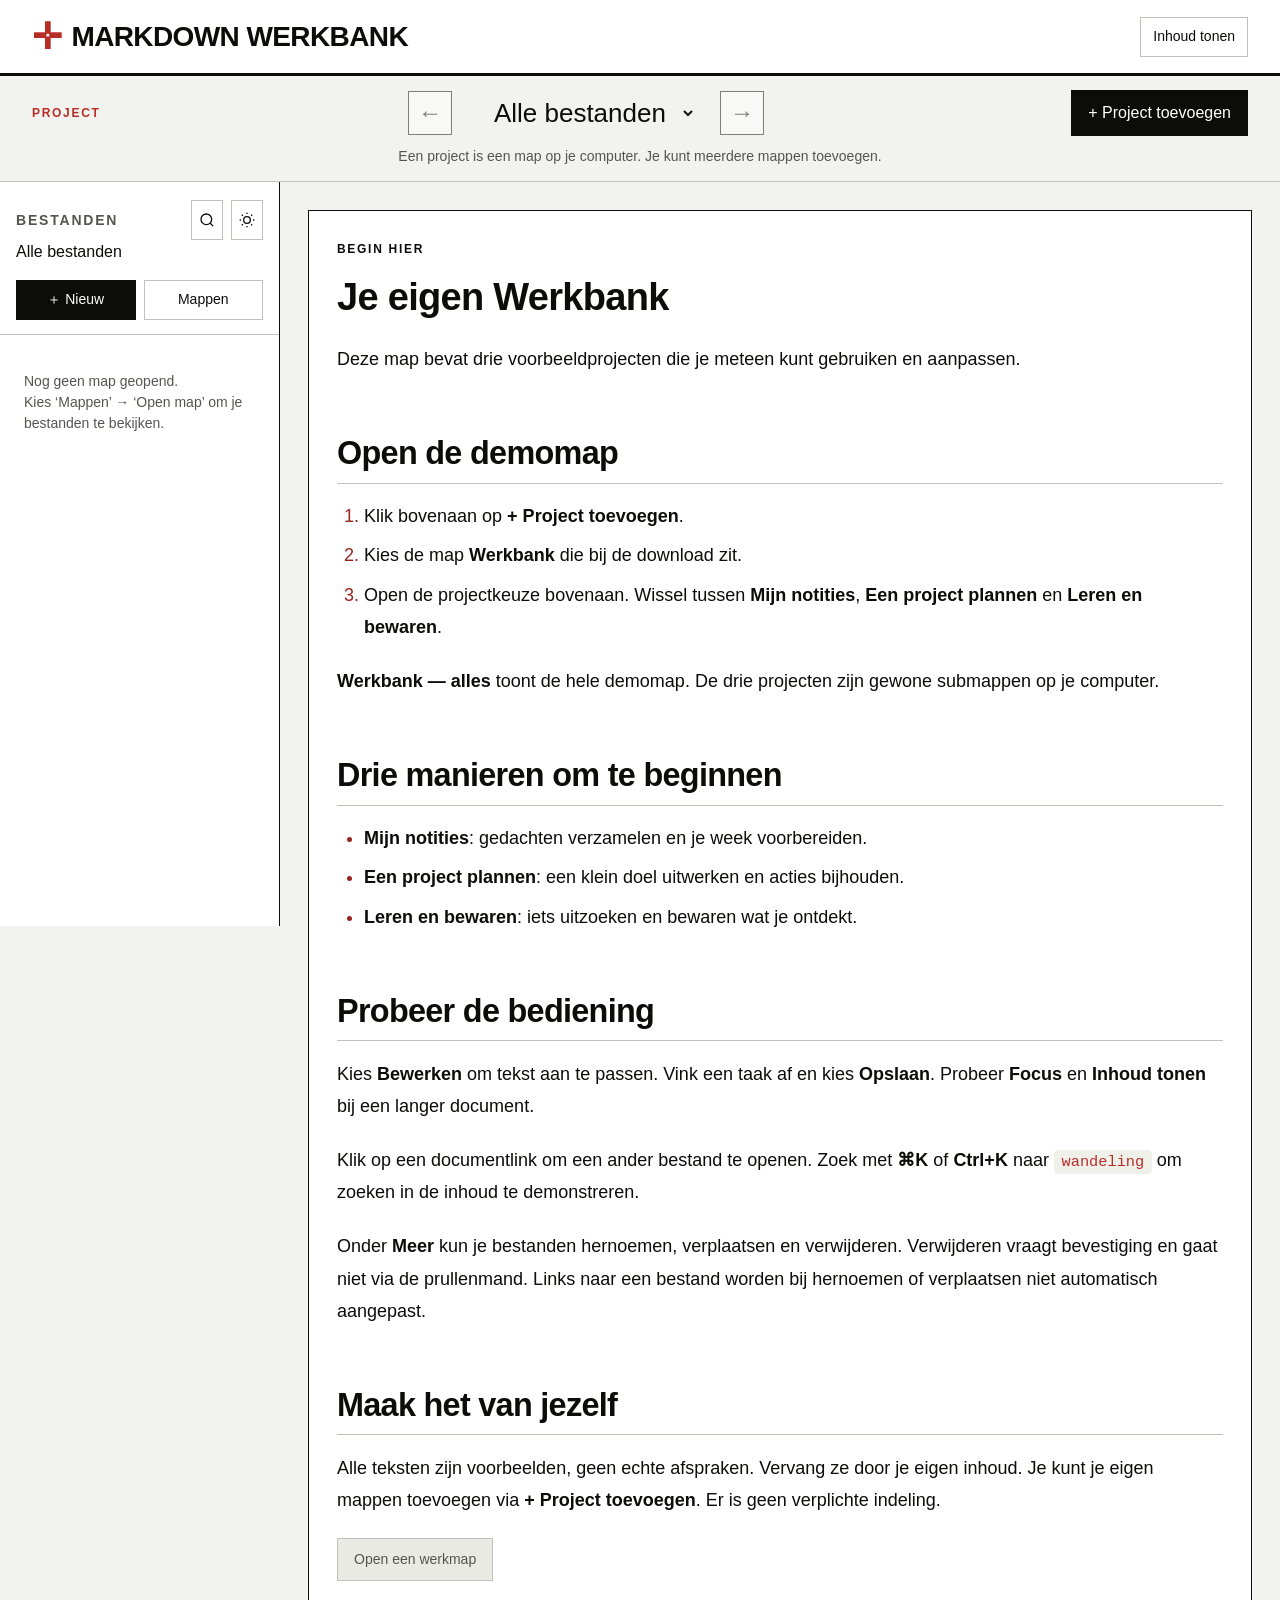
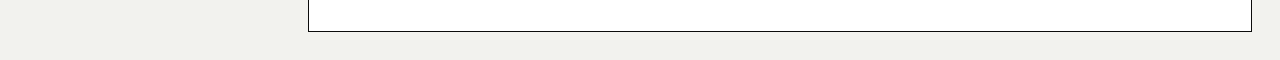
<file: index.html>
<!DOCTYPE html>
<html lang="nl" data-theme="light">
<head>
    <meta charset="UTF-8">
    <meta name="viewport" content="width=device-width, initial-scale=1.0">
    <meta http-equiv="Content-Security-Policy" content="default-src 'self' file:; script-src 'self' file: 'unsafe-inline'; style-src 'self' file: 'unsafe-inline'; img-src 'self' file: data: blob: https: http:; connect-src 'none'; frame-src https://www.youtube-nocookie.com; object-src 'none'; base-uri 'none'">
<title>Markdown Werkbank</title>
    <script src="projects.js"></script>
    <script src="ignore-rules.js"></script>
    <script src="vendor/marked.min.js"></script>
    <script src="internal-links.js"></script>
    <link rel="stylesheet" href="internal-links.css">
    <script src="vendor/purify.min.js"></script>
    <script src="vendor/turndown.js"></script>
    <script src="vendor/turndown-plugin-gfm.js"></script>
    <style>
        /* Dark theme (default) */
        :root {
            --bg-primary: #1a1a1e;
            --bg-secondary: #232328;
            --bg-tertiary: #2d2d33;
            --text-primary: #e8e6e3;
            --text-secondary: #9a9a9a;
            --text-muted: #6b6b6b;
            --accent: #f0a05a;
            --accent-dim: #c47d3a;
            --border: #3a3a42;
            --code-bg: #1e1e22;
            --link: #7eb8da;
        }

        /* Light theme */
        [data-theme="light"] {
            --bg-primary: #f8f7f4;
            --bg-secondary: #ffffff;
            --bg-tertiary: #f0efe9;
            --text-primary: #2d2d2d;
            --text-secondary: #5a5a5a;
            --text-muted: #8a8a8a;
            --accent: #d4782c;
            --accent-dim: #b86420;
            --border: #e0ded8;
            --code-bg: #f5f4f0;
            --link: #2678a0;
        }

        * {
            margin: 0;
            padding: 0;
            box-sizing: border-box;
        }

        body {
            font-family: Georgia, 'Times New Roman', serif;
            background: var(--bg-primary);
            color: var(--text-primary);
            min-height: 100vh;
            line-height: 1.7;
            font-size: 18px;
        }

        .app {
            display: grid;
            grid-template-columns: var(--sidebar-width, 280px) 1fr;
            min-height: 100vh;
        }

        /* Sidebar */
        .sidebar {
            background: var(--bg-secondary);
            border-right: 1px solid var(--border);
            display: flex;
            flex-direction: column;
            height: 100vh;
            position: sticky;
            top: 0;
            min-width: 200px;
            max-width: 500px;
        }

        .sidebar-wrapper {
            position: relative;
            display: flex;
            flex-direction: column;
            height: 100%;
        }

        .sidebar-resize {
            position: absolute;
            right: 0;
            top: 0;
            width: 4px;
            height: 100%;
            cursor: col-resize;
            background: transparent;
            z-index: 10;
            transition: background 0.15s ease;
        }

        .sidebar-resize:hover,
        .sidebar-resize.dragging {
            background: var(--accent);
        }

        .sidebar-resize::after {
            content: '';
            position: absolute;
            right: -4px;
            top: 0;
            width: 8px;
            height: 100%;
        }

        body.resizing {
            cursor: col-resize;
            user-select: none;
        }

        body.resizing * {
            cursor: col-resize !important;
        }

        .sidebar-header {
            padding: 24px 20px;
            border-bottom: 1px solid var(--border);
        }

        .sidebar-header-top {
            display: flex;
            justify-content: space-between;
            align-items: center;
        }

        .sidebar-header h1 {
            font-size: 14px;
            font-weight: 500;
            letter-spacing: 0.1em;
            text-transform: uppercase;
            color: var(--text-secondary);
            font-family: ui-monospace, SFMono-Regular, Menlo, Monaco, Consolas, monospace;
        }

        .header-buttons {
            display: flex;
            gap: 8px;
        }

        .header-btn {
            width: 32px;
            height: 32px;
            background: var(--bg-tertiary);
            border: 1px solid var(--border);
            border-radius: 6px;
            cursor: pointer;
            display: flex;
            align-items: center;
            justify-content: center;
            color: var(--text-secondary);
            transition: all 0.2s ease;
        }

        .header-btn:hover {
            border-color: var(--accent);
            color: var(--accent);
        }

        .header-btn svg {
            width: 16px;
            height: 16px;
        }

        .theme-toggle .sun-icon {
            display: none;
        }

        .theme-toggle .moon-icon {
            display: block;
        }

        [data-theme="light"] .theme-toggle .sun-icon {
            display: block;
        }

        [data-theme="light"] .theme-toggle .moon-icon {
            display: none;
        }

        .folder-btn {
            margin-top: 16px;
            width: 100%;
            padding: 12px 16px;
            background: var(--bg-tertiary);
            border: 1px dashed var(--border);
            color: var(--text-secondary);
            font-family: 'JetBrains Mono', monospace;
            font-size: 12px;
            cursor: pointer;
            border-radius: 6px;
            transition: all 0.2s ease;
            display: flex;
            align-items: center;
            gap: 8px;
        }

        .folder-btn:hover {
            border-color: var(--accent);
            color: var(--accent);
            background: rgba(240, 160, 90, 0.05);
        }

        .folder-btn svg {
            width: 16px;
            height: 16px;
        }

        .new-file-btn {
            width: 100%;
            margin-top: 10px;
            padding: 11px 16px;
            border: 1px solid var(--accent);
            border-radius: 6px;
            background: var(--accent);
            color: #1a1a1e;
            font-family: 'JetBrains Mono', monospace;
            font-size: 12px;
            font-weight: 500;
            cursor: pointer;
            display: flex;
            align-items: center;
            justify-content: center;
            gap: 8px;
            transition: opacity 0.2s ease, transform 0.2s ease;
        }

        .new-file-btn:hover:not(:disabled) {
            transform: translateY(-1px);
        }

        .new-file-btn:disabled {
            opacity: 0.35;
            cursor: not-allowed;
        }

        .new-file-btn svg {
            width: 16px;
            height: 16px;
        }

        .folder-actions {
            display: flex;
            gap: 8px;
            margin-top: 16px;
        }

        .folder-actions .folder-btn {
            margin-top: 0;
        }

        .refresh-btn {
            width: 44px;
            flex-shrink: 0;
            padding: 12px;
            background: var(--bg-tertiary);
            border: 1px solid var(--border);
            color: var(--text-secondary);
            cursor: pointer;
            border-radius: 6px;
            transition: all 0.2s ease;
            display: flex;
            align-items: center;
            justify-content: center;
        }

        .refresh-btn:hover {
            border-color: var(--accent);
            color: var(--accent);
            background: rgba(240, 160, 90, 0.05);
        }

        .refresh-btn:disabled {
            opacity: 0.4;
            cursor: not-allowed;
        }

        .refresh-btn:disabled:hover {
            border-color: var(--border);
            color: var(--text-secondary);
            background: var(--bg-tertiary);
        }

        .refresh-btn svg {
            width: 16px;
            height: 16px;
        }

        .refresh-btn.spinning svg {
            animation: spin 0.8s linear infinite;
        }

        .folder-list {
            display: flex;
            flex-wrap: wrap;
            gap: 8px;
            margin-top: 14px;
        }

        .folder-tag {
            position: relative;
            display: flex;
            align-items: center;
            gap: 6px;
            padding: 6px 12px;
            background: linear-gradient(135deg, var(--bg-tertiary) 0%, rgba(240, 160, 90, 0.08) 100%);
            border: 1px solid var(--border);
            border-radius: 6px;
            font-size: 12px;
            color: var(--text-primary);
            transition: all 0.2s ease;
            margin-top: 4px;
        }

        .folder-tag:hover {
            border-color: var(--accent);
            background: linear-gradient(135deg, var(--bg-tertiary) 0%, rgba(240, 160, 90, 0.15) 100%);
            box-shadow: 0 2px 8px rgba(240, 160, 90, 0.15);
        }

        .folder-tag::before {
            content: '📁';
            font-size: 11px;
        }

        .folder-tag-name {
            max-width: 140px;
            overflow: hidden;
            text-overflow: ellipsis;
            white-space: nowrap;
            font-weight: 500;
        }

        .folder-tag-remove {
            background: none;
            border: none;
            color: var(--text-muted);
            cursor: pointer;
            padding: 2px;
            font-size: 16px;
            line-height: 1;
            opacity: 0;
            transition: all 0.2s ease;
            border-radius: 50%;
            width: 18px;
            height: 18px;
            display: flex;
            align-items: center;
            justify-content: center;
            margin-left: auto;
            margin-right: -4px;
        }

        .folder-tag:hover .folder-tag-remove {
            opacity: 1;
        }

        .folder-tag-remove:hover {
            background: rgba(255, 100, 100, 0.2);
            color: #ff6b6b;
        }

        .current-folder {
            margin-top: 12px;
            font-size: 11px;
            color: var(--text-muted);
            font-family: 'JetBrains Mono', monospace;
            word-break: break-all;
        }

        .file-list {
            flex: 1;
            overflow-y: auto;
            padding: 12px 0;
        }

        .sidebar-footer {
            padding: 12px 20px;
            border-top: 1px solid var(--border);
            background: var(--bg-secondary);
        }

        .clear-db-btn {
            width: 100%;
            padding: 10px 16px;
            background: var(--bg-tertiary);
            border: 1px solid var(--border);
            color: var(--text-secondary);
            font-family: 'JetBrains Mono', monospace;
            font-size: 12px;
            cursor: pointer;
            border-radius: 6px;
            transition: all 0.2s ease;
            display: flex;
            align-items: center;
            justify-content: center;
            gap: 8px;
        }

        .clear-db-btn:hover {
            border-color: var(--danger);
            color: var(--danger);
            background: rgba(220, 53, 69, 0.1);
        }

        .clear-db-btn svg {
            width: 14px;
            height: 14px;
        }

        .file-item {
            padding: 10px 20px;
            cursor: pointer;
            display: flex;
            align-items: center;
            gap: 10px;
            transition: all 0.15s ease;
            font-family: 'JetBrains Mono', monospace;
            font-size: 13px;
            color: var(--text-secondary);
        }

        .file-item:hover {
            background: var(--bg-tertiary);
            color: var(--text-primary);
        }

        .file-item.active {
            background: var(--bg-tertiary);
            color: var(--accent);
            border-left: 2px solid var(--accent);
        }

        .file-item svg {
            width: 14px;
            height: 14px;
            opacity: 0.6;
            flex-shrink: 0;
        }

        .file-item.active svg {
            opacity: 1;
        }

        .file-item .match-preview {
            display: block;
            font-size: 11px;
            color: var(--text-muted);
            margin-top: 4px;
            white-space: nowrap;
            overflow: hidden;
            text-overflow: ellipsis;
            max-width: 200px;
        }

        .file-item .match-preview mark {
            background: rgba(240, 160, 90, 0.3);
            color: var(--accent);
            padding: 0 2px;
            border-radius: 2px;
        }

        .file-item.has-match {
            flex-direction: column;
            align-items: flex-start;
        }

        .file-item.has-match .file-name-row {
            display: flex;
            align-items: center;
            gap: 10px;
        }

        /* Folder tree styles */
        .folder-tree {
            padding: 8px 0;
        }

        .tree-folder {
            user-select: none;
        }

        .tree-folder-header {
            padding: 8px 20px;
            cursor: pointer;
            display: flex;
            align-items: center;
            gap: 8px;
            font-family: 'JetBrains Mono', monospace;
            font-size: 13px;
            color: var(--text-secondary);
            transition: all 0.15s ease;
        }

        .tree-folder-header:hover {
            background: var(--bg-tertiary);
            color: var(--text-primary);
        }

        .tree-folder-header svg {
            width: 14px;
            height: 14px;
            flex-shrink: 0;
            opacity: 0.6;
        }

        .tree-folder-header .chevron {
            width: 12px;
            height: 12px;
            transition: transform 0.2s ease;
            opacity: 0.5;
        }

        .tree-folder-header.expanded .chevron {
            transform: rotate(90deg);
        }

        .tree-folder-header .folder-icon {
            color: var(--accent-dim);
        }

        .tree-folder-contents {
            display: none;
            padding-left: 12px;
        }

        .tree-folder-contents.expanded {
            display: block;
        }

        .tree-file {
            padding: 8px 20px;
            cursor: pointer;
            display: flex;
            align-items: center;
            gap: 8px;
            font-family: 'JetBrains Mono', monospace;
            font-size: 13px;
            color: var(--text-secondary);
            transition: all 0.15s ease;
        }

        .tree-file:hover {
            background: var(--bg-tertiary);
            color: var(--text-primary);
        }

        .tree-file.active {
            background: var(--bg-tertiary);
            color: var(--accent);
            border-left: 2px solid var(--accent);
        }

        .tree-file svg {
            width: 14px;
            height: 14px;
            flex-shrink: 0;
            opacity: 0.6;
        }

        .tree-file.active svg {
            opacity: 1;
        }

        .tree-file .file-name {
            overflow: hidden;
            text-overflow: ellipsis;
            white-space: nowrap;
        }

        .highlight {
            background: rgba(240, 160, 90, 0.3);
            color: var(--accent);
            padding: 0 2px;
            border-radius: 2px;
        }

        .empty-state {
            padding: 20px;
            text-align: center;
            color: var(--text-muted);
            font-size: 13px;
        }

        /* Main content */
        .main {
            display: flex;
            flex-direction: column;
            min-height: 100vh;
        }

        .content {
            flex: 1;
            max-width: 780px;
            margin: 0 auto;
            padding: 60px 40px;
            width: 100%;
        }

        .content.editing {
            max-width: 100%;
            padding: 60px 24px;
        }

        .welcome {
            display: flex;
            flex-direction: column;
            align-items: center;
            justify-content: center;
            min-height: 60vh;
            text-align: center;
            color: var(--text-muted);
        }

        .welcome svg {
            width: 64px;
            height: 64px;
            margin-bottom: 24px;
            opacity: 0.3;
        }

        .welcome p {
            font-size: 16px;
            max-width: 320px;
            line-height: 1.6;
        }

        /* Markdown styles */
        .markdown-content {
            animation: fadeIn 0.3s ease;
        }

        @keyframes fadeIn {
            from { opacity: 0; transform: translateY(8px); }
            to { opacity: 1; transform: translateY(0); }
        }

        .markdown-content h1 {
            font-size: 2.4em;
            font-weight: 600;
            margin-bottom: 0.6em;
            color: var(--text-primary);
            letter-spacing: -0.02em;
        }

        .markdown-content h2 {
            font-size: 1.8em;
            font-weight: 600;
            margin-top: 1.8em;
            margin-bottom: 0.5em;
            color: var(--text-primary);
            padding-bottom: 0.3em;
            border-bottom: 1px solid var(--border);
        }

        .markdown-content h3 {
            font-size: 1.4em;
            font-weight: 600;
            margin-top: 1.5em;
            margin-bottom: 0.4em;
            color: var(--text-primary);
        }

        .markdown-content h4, .markdown-content h5, .markdown-content h6 {
            font-size: 1.1em;
            font-weight: 600;
            margin-top: 1.3em;
            margin-bottom: 0.4em;
            color: var(--text-secondary);
        }

        .markdown-content p {
            margin-bottom: 1.2em;
            color: var(--text-primary);
        }

        .markdown-content a {
            color: var(--link);
            text-decoration: none;
            border-bottom: 1px solid transparent;
            transition: border-color 0.2s;
        }

        .markdown-content a:hover {
            border-bottom-color: var(--link);
        }

        .markdown-content strong {
            font-weight: 600;
            color: var(--text-primary);
        }

        .markdown-content em {
            font-style: italic;
        }

        .markdown-content ul, .markdown-content ol {
            margin-bottom: 1.2em;
            padding-left: 1.5em;
        }

        .markdown-content li {
            margin-bottom: 0.4em;
        }

        .markdown-content li::marker {
            color: var(--accent-dim);
        }

        .markdown-content blockquote {
            margin: 1.5em 0;
            padding: 1em 1.5em;
            border-left: 3px solid var(--accent);
            background: var(--bg-secondary);
            border-radius: 0 6px 6px 0;
            font-style: italic;
        }

        .markdown-content blockquote p:last-child {
            margin-bottom: 0;
        }

        .markdown-content code {
            font-family: 'JetBrains Mono', monospace;
            font-size: 0.85em;
            background: var(--code-bg);
            padding: 0.2em 0.5em;
            border-radius: 4px;
            color: var(--accent);
        }

        .markdown-content pre {
            margin: 1.5em 0;
            padding: 1.2em 1.5em;
            background: var(--code-bg);
            border-radius: 8px;
            overflow-x: auto;
            border: 1px solid var(--border);
        }

        .markdown-content pre code {
            background: none;
            padding: 0;
            font-size: 0.9em;
            color: var(--text-primary);
        }

        .markdown-content hr {
            margin: 2em 0;
            border: none;
            border-top: 1px solid var(--border);
        }

        .markdown-content table {
            width: 100%;
            margin: 1.5em 0;
            border-collapse: collapse;
            font-size: 0.95em;
        }

        .markdown-content th, .markdown-content td {
            padding: 0.75em 1em;
            border: 1px solid var(--border);
            text-align: left;
        }

        .markdown-content th {
            background: var(--bg-secondary);
            font-weight: 600;
        }

        .markdown-content img {
            max-width: 100%;
            height: auto;
            border-radius: 8px;
            margin: 1em 0;
        }

        /* Frontmatter styles */
        .frontmatter-details {
            margin-bottom: 32px;
            border: 1px solid var(--border);
            border-radius: 8px;
            overflow: hidden;
        }

        .frontmatter-summary {
            padding: 10px 20px;
            background: var(--bg-secondary);
            color: var(--text-secondary);
            font-family: 'JetBrains Mono', monospace;
            font-size: 12px;
            font-weight: 500;
            cursor: pointer;
            user-select: none;
            list-style: none;
        }

        .frontmatter-summary::-webkit-details-marker {
            display: none;
        }

        .frontmatter-summary::before {
            content: '▶';
            display: inline-block;
            margin-right: 8px;
            font-size: 10px;
            transition: transform 0.2s ease;
        }

        .frontmatter-details[open] > .frontmatter-summary::before {
            transform: rotate(90deg);
        }

        .frontmatter {
            background: var(--bg-secondary);
            padding: 16px 20px;
            font-family: 'JetBrains Mono', monospace;
            font-size: 13px;
        }

        .frontmatter-row {
            display: flex;
            padding: 6px 0;
            border-bottom: 1px solid var(--border);
        }

        .frontmatter-row:last-child {
            border-bottom: none;
        }

        .frontmatter-key {
            color: var(--accent);
            min-width: 120px;
            flex-shrink: 0;
            font-weight: 500;
        }

        .frontmatter-value {
            color: var(--text-primary);
            word-break: break-word;
        }

        .frontmatter-value a {
            color: var(--link);
            text-decoration: none;
        }

        .frontmatter-value a:hover {
            text-decoration: underline;
        }

        .frontmatter-tag {
            display: inline-block;
            background: var(--bg-tertiary);
            color: var(--text-secondary);
            padding: 2px 8px;
            border-radius: 4px;
            margin-right: 6px;
            margin-bottom: 4px;
            font-size: 12px;
        }

        /* Wiki-links */
        .wikilink {
            color: var(--accent);
            text-decoration: none;
            cursor: pointer;
            border-bottom: 1px dashed var(--accent-dim);
            padding-bottom: 1px;
            transition: all 0.15s ease;
        }

        .wikilink:hover {
            color: var(--link);
            border-bottom-color: var(--link);
            border-bottom-style: solid;
        }

        .wikilink.broken {
            color: var(--text-muted);
            border-bottom-color: var(--text-muted);
            border-bottom-style: dotted;
        }

        .wikilink.broken:hover {
            color: var(--text-secondary);
            border-bottom-color: var(--text-secondary);
        }

        /* Backlinks section */
        .backlinks-section {
            margin-top: 48px;
            padding-top: 24px;
            border-top: 1px solid var(--border);
        }

        .backlinks-header {
            display: flex;
            align-items: center;
            gap: 8px;
            font-family: 'JetBrains Mono', monospace;
            font-size: 12px;
            font-weight: 500;
            letter-spacing: 0.05em;
            text-transform: uppercase;
            color: var(--text-secondary);
            margin-bottom: 12px;
        }

        .backlinks-header svg {
            width: 14px;
            height: 14px;
            color: var(--accent);
        }

        .backlinks-count {
            background: var(--bg-tertiary);
            color: var(--text-muted);
            padding: 1px 7px;
            border-radius: 10px;
            font-size: 11px;
            font-weight: 500;
        }

        .backlinks-list {
            display: flex;
            flex-direction: column;
            gap: 6px;
        }

        .backlink-item {
            display: flex;
            align-items: flex-start;
            gap: 10px;
            padding: 10px 14px;
            background: var(--bg-secondary);
            border: 1px solid var(--border);
            border-radius: 6px;
            cursor: pointer;
            transition: all 0.15s ease;
            text-decoration: none;
        }

        .backlink-item:hover {
            border-color: var(--accent);
            background: rgba(240, 160, 90, 0.05);
        }

        .backlink-item svg {
            width: 14px;
            height: 14px;
            margin-top: 2px;
            flex-shrink: 0;
            color: var(--text-muted);
        }

        .backlink-item:hover svg {
            color: var(--accent);
        }

        .backlink-info {
            display: flex;
            flex-direction: column;
            gap: 2px;
            min-width: 0;
        }

        .backlink-name {
            font-family: 'JetBrains Mono', monospace;
            font-size: 13px;
            font-weight: 500;
            color: var(--accent);
        }

        .backlink-preview {
            font-size: 14px;
            color: var(--text-muted);
            overflow: hidden;
            text-overflow: ellipsis;
            white-space: nowrap;
            max-width: 500px;
        }

        .backlinks-empty {
            font-size: 13px;
            color: var(--text-muted);
            font-style: italic;
            padding: 4px 0;
        }

        /* Scrollbar */
        ::-webkit-scrollbar {
            width: 8px;
            height: 8px;
        }

        ::-webkit-scrollbar-track {
            background: var(--bg-primary);
        }

        ::-webkit-scrollbar-thumb {
            background: var(--border);
            border-radius: 4px;
        }

        ::-webkit-scrollbar-thumb:hover {
            background: var(--text-muted);
        }

        /* Responsive */
        @media (max-width: 768px) {
            .app {
                grid-template-columns: 1fr;
            }

            .sidebar {
                position: fixed;
                left: -280px;
                width: 280px !important;
                min-width: 280px;
                max-width: 280px;
                z-index: 100;
                transition: left 0.3s ease;
            }

            .sidebar.open {
                left: 0;
            }

            .sidebar-resize {
                display: none;
            }

            .mobile-toggle {
                display: flex;
            }

            .content {
                padding: 40px 24px;
            }
        }

        .mobile-toggle {
            display: none;
            position: fixed;
            top: 16px;
            left: 16px;
            z-index: 50;
            width: 40px;
            height: 40px;
            background: var(--bg-secondary);
            border: 1px solid var(--border);
            border-radius: 8px;
            align-items: center;
            justify-content: center;
            cursor: pointer;
            color: var(--text-secondary);
        }

        @media (max-width: 768px) {
            .mobile-toggle {
                display: flex;
            }
        }

        .overlay {
            display: none;
            position: fixed;
            inset: 0;
            background: rgba(0,0,0,0.5);
            z-index: 90;
        }

        .overlay.visible {
            display: block;
        }

        /* Search Palette */
        .search-palette-overlay {
            display: none;
            position: fixed;
            inset: 0;
            background: rgba(0, 0, 0, 0.6);
            backdrop-filter: blur(4px);
            z-index: 1000;
            align-items: flex-start;
            justify-content: center;
            padding-top: 15vh;
        }

        .search-palette-overlay.visible {
            display: flex;
        }

        .search-palette {
            width: 100%;
            max-width: 600px;
            background: var(--bg-secondary);
            border: 1px solid var(--border);
            border-radius: 12px;
            box-shadow: 0 20px 60px rgba(0, 0, 0, 0.4);
            overflow: hidden;
            animation: paletteSlideIn 0.15s ease-out;
        }

        @keyframes paletteSlideIn {
            from {
                opacity: 0;
                transform: translateY(-20px) scale(0.98);
            }
            to {
                opacity: 1;
                transform: translateY(0) scale(1);
            }
        }

        .search-palette-input-wrapper {
            display: flex;
            align-items: center;
            padding: 16px 20px;
            border-bottom: 1px solid var(--border);
            gap: 12px;
        }

        .search-palette-input-wrapper svg {
            width: 20px;
            height: 20px;
            color: var(--text-muted);
            flex-shrink: 0;
        }

        .search-palette-input {
            flex: 1;
            background: transparent;
            border: none;
            outline: none;
            font-size: 16px;
            font-family: 'Crimson Pro', Georgia, serif;
            color: var(--text-primary);
        }

        .search-palette-input::placeholder {
            color: var(--text-muted);
        }

        .search-palette-shortcut {
            font-family: 'JetBrains Mono', monospace;
            font-size: 11px;
            color: var(--text-muted);
            background: var(--bg-tertiary);
            padding: 4px 8px;
            border-radius: 4px;
            border: 1px solid var(--border);
        }

        .search-palette-results {
            max-height: 400px;
            overflow-y: auto;
        }

        .search-palette-empty {
            padding: 40px 20px;
            text-align: center;
            color: var(--text-muted);
            font-size: 14px;
        }

        .search-palette-empty svg {
            width: 40px;
            height: 40px;
            margin-bottom: 12px;
            opacity: 0.4;
        }

        .search-palette-item {
            display: flex;
            align-items: flex-start;
            padding: 12px 20px;
            cursor: pointer;
            transition: background 0.1s ease;
            gap: 12px;
        }

        .search-palette-item:hover,
        .search-palette-item.selected {
            background: var(--bg-tertiary);
        }

        .search-palette-item.selected {
            border-left: 2px solid var(--accent);
        }

        .search-palette-item svg {
            width: 16px;
            height: 16px;
            color: var(--text-muted);
            flex-shrink: 0;
            margin-top: 3px;
        }

        .search-palette-item-content {
            flex: 1;
            min-width: 0;
        }

        .search-palette-item-path {
            font-family: 'JetBrains Mono', monospace;
            font-size: 13px;
            color: var(--text-primary);
            white-space: nowrap;
            overflow: hidden;
            text-overflow: ellipsis;
        }

        .search-palette-item-path mark {
            background: rgba(240, 160, 90, 0.3);
            color: var(--accent);
            border-radius: 2px;
        }

        .search-palette-item-preview {
            font-size: 12px;
            color: var(--text-muted);
            margin-top: 4px;
            white-space: nowrap;
            overflow: hidden;
            text-overflow: ellipsis;
        }

        .search-palette-item-preview mark {
            background: rgba(240, 160, 90, 0.25);
            color: var(--accent);
            border-radius: 2px;
        }

        .search-palette-footer {
            display: flex;
            align-items: center;
            justify-content: space-between;
            padding: 10px 20px;
            border-top: 1px solid var(--border);
            background: var(--bg-tertiary);
            font-family: 'JetBrains Mono', monospace;
            font-size: 11px;
            color: var(--text-muted);
        }

        .search-palette-footer-hint {
            display: flex;
            gap: 16px;
        }

        .search-palette-footer-hint span {
            display: flex;
            align-items: center;
            gap: 6px;
        }

        .search-palette-footer kbd {
            background: var(--bg-secondary);
            padding: 2px 6px;
            border-radius: 3px;
            border: 1px solid var(--border);
            font-size: 10px;
        }

        .search-palette-stats {
            color: var(--text-muted);
        }

        /* Editor styles */
        .content-header {
            position: fixed;
            top: 16px;
            right: 24px;
            z-index: 50;
            display: flex;
            align-items: center;
            gap: 8px;
        }

        .edit-btn, .save-btn, .cancel-btn {
            padding: 8px 16px;
            font-family: 'JetBrains Mono', monospace;
            font-size: 12px;
            border-radius: 6px;
            cursor: pointer;
            display: flex;
            align-items: center;
            gap: 6px;
            transition: all 0.2s ease;
            border: 1px solid var(--border);
        }

        .edit-btn {
            background: var(--bg-tertiary);
            color: var(--text-secondary);
        }

        .edit-btn:hover {
            border-color: var(--accent);
            color: var(--accent);
            background: rgba(240, 160, 90, 0.05);
        }

        .edit-btn.active {
            background: rgba(240, 160, 90, 0.15);
            color: var(--accent);
            border-color: var(--accent);
        }

        .save-btn {
            background: rgba(40, 167, 69, 0.15);
            color: #28a745;
            border-color: rgba(40, 167, 69, 0.3);
        }

        .save-btn:hover {
            background: rgba(40, 167, 69, 0.25);
            border-color: rgba(40, 167, 69, 0.5);
        }

        .cancel-btn {
            background: var(--bg-tertiary);
            color: var(--text-secondary);
        }

        .cancel-btn:hover {
            border-color: var(--text-muted);
            color: var(--text-primary);
        }

        .edit-btn svg, .save-btn svg, .cancel-btn svg {
            width: 14px;
            height: 14px;
        }

        .editor-container {
            display: none;
            flex-direction: column;
            height: calc(100vh - 160px);
            animation: fadeIn 0.3s ease;
        }

        .editor-container.visible {
            display: flex;
        }

        .editor-wrapper {
            flex: 1;
            position: relative;
            border: 1px solid var(--border);
            border-radius: 8px;
            overflow: hidden;
            transition: border-color 0.2s ease;
        }

        .editor-wrapper:focus-within {
            border-color: var(--accent);
        }

        .editor-highlight {
            position: absolute;
            top: 0;
            left: 0;
            right: 0;
            bottom: 0;
            padding: 20px 24px;
            font-family: 'JetBrains Mono', monospace;
            font-size: 14px;
            line-height: 1.7;
            white-space: pre-wrap;
            word-wrap: break-word;
            overflow-y: auto;
            background: var(--code-bg);
            color: var(--text-primary);
            pointer-events: none;
            tab-size: 4;
        }

        .editor-textarea {
            position: relative;
            width: 100%;
            height: 100%;
            background: transparent;
            color: transparent;
            caret-color: var(--text-primary);
            border: none;
            padding: 20px 24px;
            font-family: 'JetBrains Mono', monospace;
            font-size: 14px;
            line-height: 1.7;
            resize: none;
            outline: none;
            tab-size: 4;
            z-index: 1;
        }

        .editor-textarea::placeholder {
            color: var(--text-muted);
        }

        .editor-textarea::selection {
            background: rgba(240, 160, 90, 0.3);
        }

        /* Markdown syntax highlighting */
        .md-header {
            color: #e06c75;
            font-weight: 600;
        }

        .md-bold {
            color: #e5c07b;
            font-weight: 600;
        }

        .md-italic {
            color: #98c379;
            font-style: italic;
        }

        .md-code {
            color: #56b6c2;
            background: rgba(86, 182, 194, 0.1);
            border-radius: 3px;
            padding: 1px 4px;
        }

        .md-code-block {
            color: #56b6c2;
        }

        .md-link {
            color: #61afef;
        }

        .md-link-url {
            color: #98c379;
        }

        .md-image {
            color: #c678dd;
        }

        .md-list {
            color: #e06c75;
        }

        .md-blockquote {
            color: #5c6370;
            font-style: italic;
        }

        .md-hr {
            color: #5c6370;
        }

        .md-strikethrough {
            color: #abb2bf;
            text-decoration: line-through;
        }

        .md-frontmatter {
            color: #5c6370;
        }

        .md-frontmatter-delimiter {
            color: #c678dd;
        }

        .md-task {
            color: #e5c07b;
        }

        .md-task-checked {
            color: #98c379;
        }

        .md-wikilink {
            color: #f0a05a;
        }

        /* Light theme adjustments */
        [data-theme="light"] .md-header {
            color: #c41a16;
        }

        [data-theme="light"] .md-bold {
            color: #9a6600;
        }

        [data-theme="light"] .md-italic {
            color: #007400;
        }

        [data-theme="light"] .md-code {
            color: #1c7a9c;
            background: rgba(28, 122, 156, 0.1);
        }

        [data-theme="light"] .md-code-block {
            color: #1c7a9c;
        }

        [data-theme="light"] .md-link {
            color: #0451a5;
        }

        [data-theme="light"] .md-link-url {
            color: #007400;
        }

        [data-theme="light"] .md-image {
            color: #a626a4;
        }

        [data-theme="light"] .md-list {
            color: #c41a16;
        }

        [data-theme="light"] .md-blockquote {
            color: #6a737d;
        }

        [data-theme="light"] .md-hr {
            color: #6a737d;
        }

        [data-theme="light"] .md-frontmatter {
            color: #6a737d;
        }

        [data-theme="light"] .md-frontmatter-delimiter {
            color: #a626a4;
        }

        [data-theme="light"] .md-wikilink {
            color: #d4782c;
        }

        .editor-status {
            display: flex;
            justify-content: space-between;
            align-items: center;
            margin-top: 8px;
            font-family: 'JetBrains Mono', monospace;
            font-size: 11px;
            color: var(--text-muted);
            padding: 0 4px;
        }

        .editor-status .modified {
            color: var(--accent);
        }

        .editor-shortcut-hint {
            opacity: 0.6;
        }

        /* WYSIWYG Editor styles */
        .wysiwyg-toolbar {
            display: flex;
            align-items: center;
            gap: 2px;
            padding: 8px 12px;
            background: var(--bg-tertiary);
            border-bottom: 1px solid var(--border);
            flex-wrap: wrap;
            flex-shrink: 0;
        }

        .wysiwyg-toolbar button {
            display: flex;
            align-items: center;
            justify-content: center;
            min-width: 32px;
            height: 32px;
            padding: 0 6px;
            border: none;
            background: transparent;
            color: var(--text-secondary);
            border-radius: 4px;
            cursor: pointer;
            font-family: 'JetBrains Mono', monospace;
            font-size: 12px;
            font-weight: 600;
            transition: all 0.15s ease;
        }

        .wysiwyg-toolbar button:hover {
            background: var(--bg-secondary);
            color: var(--text-primary);
        }

        .wysiwyg-toolbar button.active {
            background: rgba(240, 160, 90, 0.15);
            color: var(--accent);
        }

        .wysiwyg-toolbar button svg {
            width: 16px;
            height: 16px;
        }

        .wysiwyg-toolbar .separator {
            width: 1px;
            height: 20px;
            background: var(--border);
            margin: 0 6px;
            flex-shrink: 0;
        }

        .editor-wrapper.wysiwyg-mode {
            display: flex;
            flex-direction: column;
        }

        .wysiwyg-editor {
            flex: 1;
            overflow-y: auto;
            padding: 32px 48px;
            outline: none;
            background: var(--bg-primary);
            cursor: text;
            min-height: 0;
        }

        .wysiwyg-editor:focus {
            outline: none;
        }

        .wysiwyg-editor:empty::before {
            content: 'Start writing...';
            color: var(--text-muted);
            font-style: italic;
        }

        .wysiwyg-editor img {
            max-width: 100%;
            border-radius: 6px;
        }

        .wysiwyg-editor blockquote {
            border-left: 3px solid var(--accent);
            padding-left: 16px;
            margin-left: 0;
            color: var(--text-secondary);
        }

        .wysiwyg-editor pre {
            background: var(--code-bg);
            padding: 16px;
            border-radius: 6px;
            overflow-x: auto;
        }

        .wysiwyg-editor code {
            background: var(--bg-tertiary);
            padding: 2px 6px;
            border-radius: 3px;
            font-family: 'JetBrains Mono', monospace;
            font-size: 0.9em;
        }

        .wysiwyg-editor pre code {
            background: none;
            padding: 0;
        }

        .wysiwyg-editor hr {
            border: none;
            border-top: 1px solid var(--border);
            margin: 24px 0;
        }

        .wysiwyg-editor a {
            color: var(--link);
            text-decoration: none;
        }

        .wysiwyg-editor a:hover {
            text-decoration: underline;
        }

        .wysiwyg-editor table {
            border-collapse: collapse;
            width: 100%;
            margin: 16px 0;
        }

        .wysiwyg-editor th,
        .wysiwyg-editor td {
            border: 1px solid var(--border);
            padding: 8px 12px;
            text-align: left;
        }

        .wysiwyg-editor th {
            background: var(--bg-tertiary);
            font-weight: 600;
        }

        /* Loader styles */
        .loader-container {
            display: none;
            flex-direction: column;
            align-items: center;
            justify-content: center;
            padding: 40px 20px;
            text-align: center;
        }

        .loader-container.visible {
            display: flex;
        }

        .loader {
            width: 32px;
            height: 32px;
            border: 3px solid var(--border);
            border-top-color: var(--accent);
            border-radius: 50%;
            animation: spin 0.8s linear infinite;
        }

        @keyframes spin {
            to { transform: rotate(360deg); }
        }

        .loader-text {
            margin-top: 16px;
            font-family: 'JetBrains Mono', monospace;
            font-size: 12px;
            color: var(--text-muted);
        }

        .loader-count {
            margin-top: 8px;
            font-family: 'JetBrains Mono', monospace;
            font-size: 11px;
            color: var(--text-muted);
        }
    </style>
<meta name="description" content="Je eigen Markdown-bestanden lezen, doorzoeken en bewerken in de Markdown Werkbank.">
<link rel="stylesheet" href="style.css">
</head>
<body>
<header class="brandbar"><div class="brand"><span class="local-mark" aria-hidden="true">✛</span> MARKDOWN WERKBANK</div><button class="focus-toggle" id="focusToggle" hidden aria-expanded="false" aria-controls="focusPanel" onclick="toggleFocus()">Inhoud tonen</button></header>
<div class="projectbar"><span class="eyebrow">PROJECT</span><div class="project-navigation"><button id="previousProject" aria-label="Vorig project" onclick="stepProject(-1)">←</button><select id="projectSelect" aria-label="Actief project" onchange="switchProject(this.value)"><option value="all">Alle bestanden</option></select><button id="nextProject" aria-label="Volgend project" onclick="stepProject(1)">→</button></div><button id="addProject" class="add-project" onclick="addFolder(true)">+ Project toevoegen</button><span id="workspaceTitle" hidden></span><p class="project-help">Een project is een map op je computer. Je kunt meerdere mappen toevoegen.</p></div>
    <button aria-label="Bestanden tonen of verbergen" class="mobile-toggle" onclick="toggleSidebar()">
        <svg xmlns="http://www.w3.org/2000/svg" width="20" height="20" viewBox="0 0 24 24" fill="none" stroke="currentColor" stroke-width="2">
            <line x1="3" y1="6" x2="21" y2="6"></line>
            <line x1="3" y1="12" x2="21" y2="12"></line>
            <line x1="3" y1="18" x2="21" y2="18"></line>
        </svg>
    </button>
    
    <div class="overlay" onclick="toggleSidebar()"></div>

    <!-- Search Palette -->
    <div class="search-palette-overlay" id="searchPaletteOverlay" onclick="closeSearchPalette(event)">
        <div class="search-palette" onclick="event.stopPropagation()">
            <div class="search-palette-input-wrapper">
                <svg xmlns="http://www.w3.org/2000/svg" viewBox="0 0 24 24" fill="none" stroke="currentColor" stroke-width="2">
                    <circle cx="11" cy="11" r="8"></circle>
                    <path d="m21 21-4.35-4.35"></path>
                </svg>
                <input aria-label="Zoek in bestanden en inhoud" type="text" class="search-palette-input" id="searchPaletteInput" placeholder="Zoek in bestanden en inhoud…" autocomplete="off">
                <span class="search-palette-shortcut">ESC</span>
            </div>
            <div class="search-palette-results" id="searchPaletteResults">
                <div class="search-palette-empty">
                    <svg xmlns="http://www.w3.org/2000/svg" viewBox="0 0 24 24" fill="none" stroke="currentColor" stroke-width="1.5">
                        <circle cx="11" cy="11" r="8"></circle>
                        <path d="m21 21-4.35-4.35"></path>
                    </svg>
                    <p>Typ om je bestanden te doorzoeken…</p>
                </div>
            </div>
            <div class="search-palette-footer">
                <div class="search-palette-footer-hint">
                    <span><kbd>↑</kbd><kbd>↓</kbd> Navigeren</span>
                    <span><kbd>↵</kbd> Open</span>
                    <span><kbd>ESC</kbd> Sluiten</span>
                </div>
                <span class="search-palette-stats" id="searchPaletteStats"></span>
            </div>
        </div>
    </div>

    <div class="app focus-hidden" id="app">
        <aside class="sidebar" id="sidebar">
            <div class="sidebar-wrapper">
                <div class="sidebar-header">
                    <div class="sidebar-header-top">
                        <h1>BESTANDEN</h1>
                        <div class="header-buttons">
                            <button class="header-btn search-btn" onclick="openSearchPalette()" title="Zoeken (⌘K)">
                                <svg xmlns="http://www.w3.org/2000/svg" viewBox="0 0 24 24" fill="none" stroke="currentColor" stroke-width="2">
                                    <circle cx="11" cy="11" r="8"></circle>
                                    <path d="m21 21-4.35-4.35"></path>
                                </svg>
                            </button>
                            <button class="header-btn theme-toggle" onclick="toggleTheme()" title="Wissel lichte en donkere weergave">
                                <svg class="moon-icon" xmlns="http://www.w3.org/2000/svg" viewBox="0 0 24 24" fill="none" stroke="currentColor" stroke-width="2">
                                    <path d="M21 12.79A9 9 0 1 1 11.21 3 7 7 0 0 0 21 12.79z"></path>
                                </svg>
                                <svg class="sun-icon" xmlns="http://www.w3.org/2000/svg" viewBox="0 0 24 24" fill="none" stroke="currentColor" stroke-width="2">
                                    <circle cx="12" cy="12" r="5"></circle>
                                    <line x1="12" y1="1" x2="12" y2="3"></line>
                                    <line x1="12" y1="21" x2="12" y2="23"></line>
                                    <line x1="4.22" y1="4.22" x2="5.64" y2="5.64"></line>
                                    <line x1="18.36" y1="18.36" x2="19.78" y2="19.78"></line>
                                    <line x1="1" y1="12" x2="3" y2="12"></line>
                                    <line x1="21" y1="12" x2="23" y2="12"></line>
                                    <line x1="4.22" y1="19.78" x2="5.64" y2="18.36"></line>
                                    <line x1="18.36" y1="5.64" x2="19.78" y2="4.22"></line>
                                </svg>
                            </button>
                        </div>
                    </div>
                    <p id="sidebarProjectName" class="sidebar-project-name" aria-live="polite"></p>
                    <div class="sidebar-tools">
                    <details class="sidebar-menu" id="newMenu"><summary>＋ Nieuw</summary><div class="sidebar-menu-panel">                    <label id="newItemTargetLabel" class="new-target" hidden>Nieuw item in<select id="newItemTarget" aria-label="Map voor nieuw item"></select></label><button type="button" id="saveStartFolder" hidden>Gebruik als startmap</button>
                    <button class="new-file-btn" id="newFileBtn" onclick="createNewFile({folderPath: document.getElementById('newItemTarget').value})" disabled>
                        <svg xmlns="http://www.w3.org/2000/svg" viewBox="0 0 24 24" fill="none" stroke="currentColor" stroke-width="2">
                            <path d="M14 2H6a2 2 0 0 0-2 2v16a2 2 0 0 0 2 2h12a2 2 0 0 0 2-2V8z"></path>
                            <polyline points="14 2 14 8 20 8"></polyline>
                            <line x1="12" y1="18" x2="12" y2="12"></line>
                            <line x1="9" y1="15" x2="15" y2="15"></line>
                        </svg>
                        Nieuw bestand
                    </button>
                    <button class="new-file-btn" id="newFolderBtn" onclick="createNewFolder()" disabled>＋ Nieuwe map</button>
</div></details>
                    <details class="sidebar-menu" id="folderMenu"><summary>Mappen</summary><div class="sidebar-menu-panel">                    <div class="folder-actions">
                        <button class="folder-btn" onclick="addFolder()">
                            <svg xmlns="http://www.w3.org/2000/svg" viewBox="0 0 24 24" fill="none" stroke="currentColor" stroke-width="2">
                                <path d="M22 19a2 2 0 0 1-2 2H4a2 2 0 0 1-2-2V5a2 2 0 0 1 2-2h5l2 3h9a2 2 0 0 1 2 2z"></path>
                            </svg>
                            Open map
                        </button>
                        
                        <button class="refresh-btn" id="refreshBtn" onclick="refreshFolders()" disabled title="Mappen vernieuwen">
                            <svg xmlns="http://www.w3.org/2000/svg" viewBox="0 0 24 24" fill="none" stroke="currentColor" stroke-width="2">
                                <polyline points="23 4 23 10 17 10"></polyline>
                                <polyline points="1 20 1 14 7 14"></polyline>
                                <path d="M3.51 9a9 9 0 0 1 14.85-3.36L23 10M1 14l4.64 4.36A9 9 0 0 0 20.49 15"></path>
                            </svg>
                        </button>
                    </div>
                    <div class="folder-list" id="folderList"></div>
                <div class="manage-clear">
                    <button class="clear-db-btn" onclick="clearIndexedDB()" title="Vergeet gekoppelde mappen en verwijder lokale conversies">
                        <svg xmlns="http://www.w3.org/2000/svg" viewBox="0 0 24 24" fill="none" stroke="currentColor" stroke-width="2">
                            <polyline points="3 6 5 6 21 6"></polyline>
                            <path d="M19 6v14a2 2 0 0 1-2 2H7a2 2 0 0 1-2-2V6m3 0V4a2 2 0 0 1 2-2h4a2 2 0 0 1 2 2v2"></path>
                        </svg>
                        Werkbank leegmaken
                    </button>
                </div>
</div></details></div>
                    <!-- <div class="current-folder" id="currentFolder"></div> -->
                </div>
                <div class="loader-container" id="loader">
                    <div class="loader"></div>
                    <div class="loader-text">Mappen doorzoeken…</div>
                    <div class="loader-count" id="loaderCount"></div>
                </div>
                <div class="file-list" id="fileList">
                    <div class="empty-state">
                        Nog geen map geopend.<br>Kies ‘Mappen’ → ‘Open map’ om je bestanden te bekijken.
                    </div>
                </div>
                <div class="sidebar-resize" id="sidebarResize"></div>
            </div>
        </aside>

        <main class="main">
            <div class="content" id="content">
<!-- introduction:start --><article class="markdown-content"><p class="eyebrow">BEGIN HIER</p><h1>Je eigen Werkbank</h1>
<p>Deze map bevat drie voorbeeldprojecten die je meteen kunt gebruiken en aanpassen.</p>
<h2>Open de demomap</h2>
<ol>
<li>Klik bovenaan op <strong>+ Project toevoegen</strong>.</li>
<li>Kies de map <strong>Werkbank</strong> die bij de download zit.</li>
<li>Open de projectkeuze bovenaan. Wissel tussen <strong>Mijn notities</strong>, <strong>Een project plannen</strong> en <strong>Leren en bewaren</strong>.</li>
</ol>
<p><strong>Werkbank — alles</strong> toont de hele demomap. De drie projecten zijn gewone submappen op je computer.</p>
<h2>Drie manieren om te beginnen</h2>
<ul>
<li><strong>Mijn notities</strong>: gedachten verzamelen en je week voorbereiden.</li>
<li><strong>Een project plannen</strong>: een klein doel uitwerken en acties bijhouden.</li>
<li><strong>Leren en bewaren</strong>: iets uitzoeken en bewaren wat je ontdekt.</li>
</ul>
<h2>Probeer de bediening</h2>
<p>Kies <strong>Bewerken</strong> om tekst aan te passen. Vink een taak af en kies <strong>Opslaan</strong>. Probeer <strong>Focus</strong> en <strong>Inhoud tonen</strong> bij een langer document.</p>
<p>Klik op een documentlink om een ander bestand te openen. Zoek met <strong>⌘K</strong> of <strong>Ctrl+K</strong> naar <code>wandeling</code> om zoeken in de inhoud te demonstreren.</p>
<p>Onder <strong>Meer</strong> kun je bestanden hernoemen, verplaatsen en verwijderen. Verwijderen vraagt bevestiging en gaat niet via de prullenmand. Links naar een bestand worden bij hernoemen of verplaatsen niet automatisch aangepast.</p>
<h2>Maak het van jezelf</h2>
<p>Alle teksten zijn voorbeelden, geen echte afspraken. Vervang ze door je eigen inhoud. Je kunt je eigen mappen toevoegen via <strong>+ Project toevoegen</strong>. Er is geen verplichte indeling.</p>
<p><button class="edit-btn" onclick="addFolder()">Open een werkmap</button></p></article><!-- introduction:end -->
            </div>
        </main>
    <aside class="focus-panel" id="focusPanel" hidden aria-label="In dit document"><span class="eyebrow">IN DIT DOCUMENT</span><nav id="documentOutline" aria-label="Inhoudsopgave"></nav></aside>
    </div>

    <script src="recovery.js"></script><script src="app.js"></script>
<script src="workspace.js"></script>
<script src="media.js"></script>


</body>
</html>
</file>
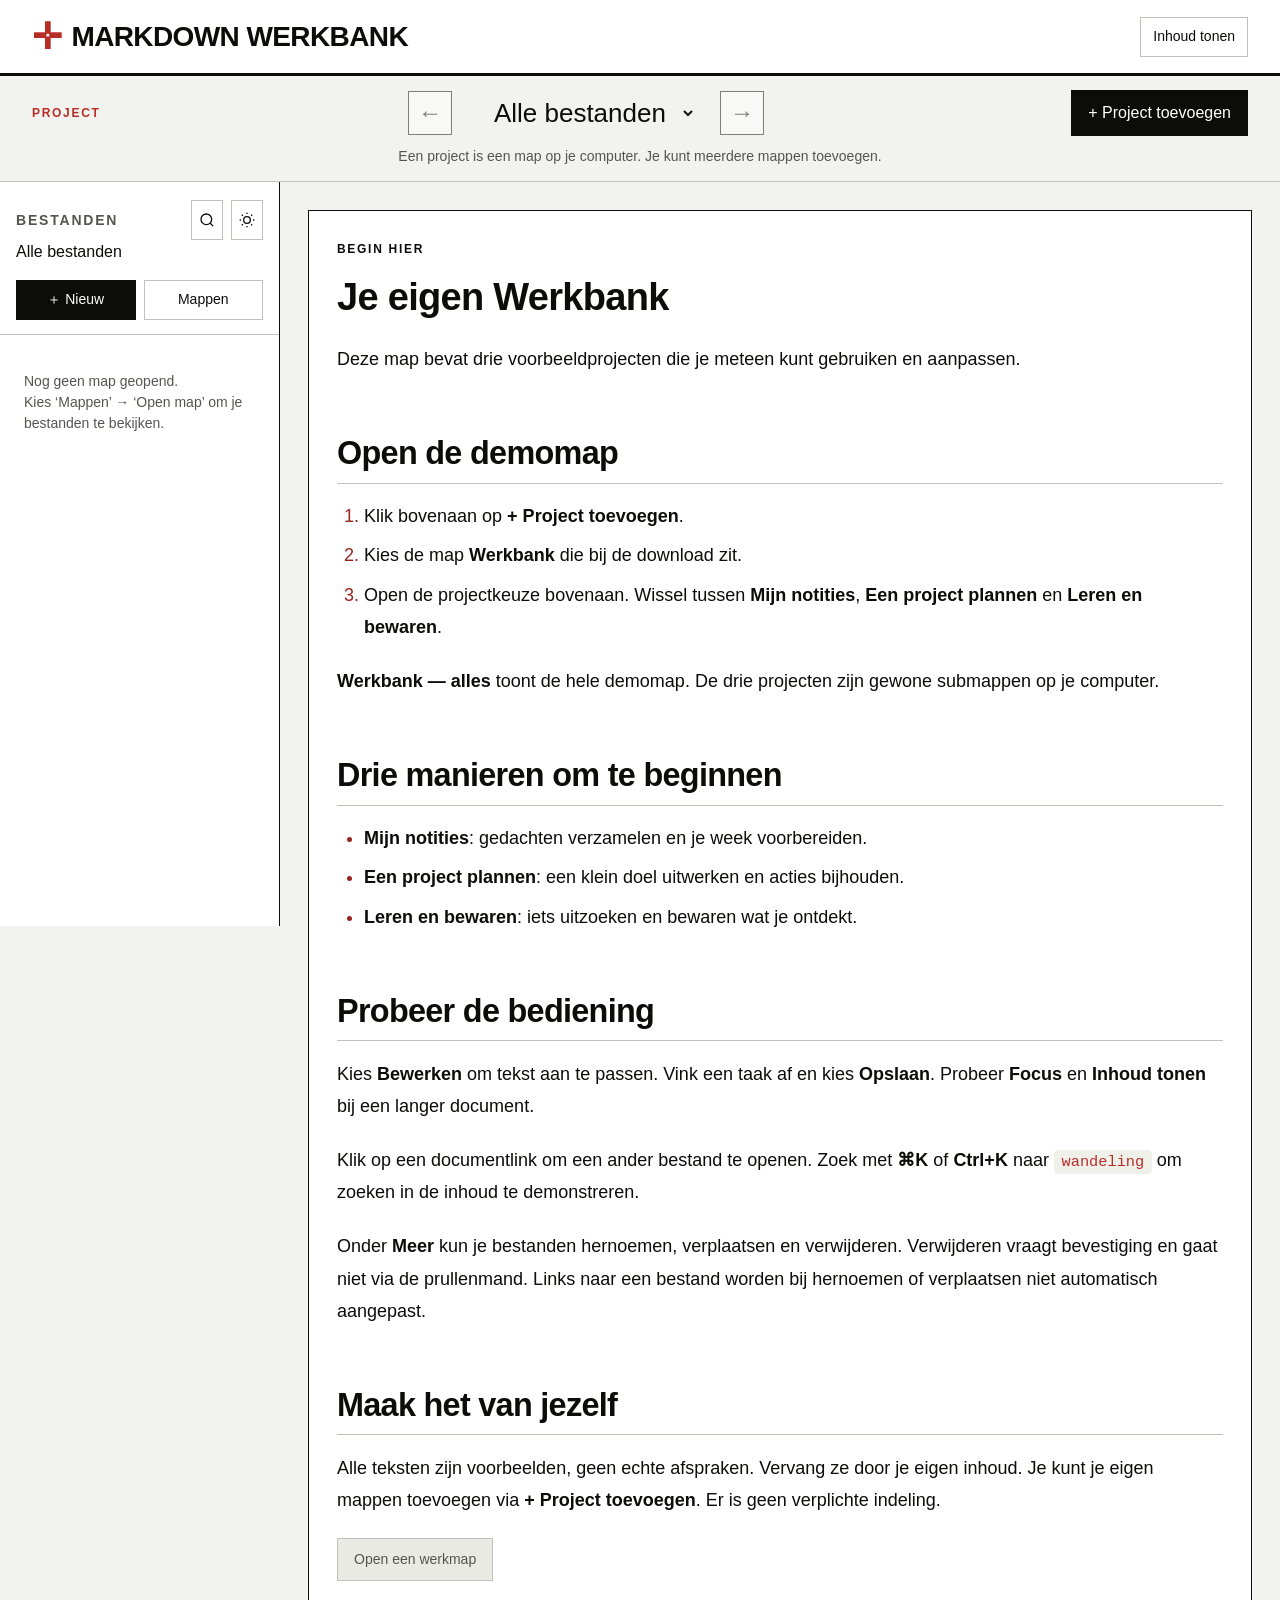
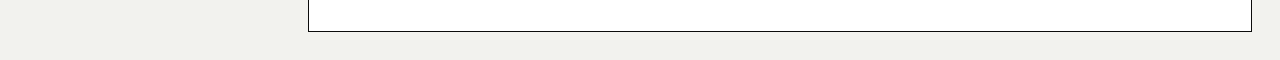
<file: ▶ Begin hier.html>
<!DOCTYPE html>
<html lang="nl" data-theme="light">
<head>
    <meta charset="UTF-8">
    <meta name="viewport" content="width=device-width, initial-scale=1.0">
    <meta http-equiv="Content-Security-Policy" content="default-src 'self' file:; script-src 'self' file: 'unsafe-inline'; style-src 'self' file: 'unsafe-inline'; img-src 'self' file: data: blob: https: http:; connect-src 'none'; frame-src https://www.youtube-nocookie.com; object-src 'none'; base-uri 'none'">
<title>Markdown Werkbank</title>
    <script src="Onderdelen/projects.js"></script>
    <script src="Onderdelen/ignore-rules.js"></script>
    <script src="Onderdelen/vendor/marked.min.js"></script>
    <script src="Onderdelen/internal-links.js"></script>
    <link rel="stylesheet" href="Onderdelen/internal-links.css">
    <script src="Onderdelen/vendor/purify.min.js"></script>
    <script src="Onderdelen/vendor/turndown.js"></script>
    <script src="Onderdelen/vendor/turndown-plugin-gfm.js"></script>
    <style>
        /* Dark theme (default) */
        :root {
            --bg-primary: #1a1a1e;
            --bg-secondary: #232328;
            --bg-tertiary: #2d2d33;
            --text-primary: #e8e6e3;
            --text-secondary: #9a9a9a;
            --text-muted: #6b6b6b;
            --accent: #f0a05a;
            --accent-dim: #c47d3a;
            --border: #3a3a42;
            --code-bg: #1e1e22;
            --link: #7eb8da;
        }

        /* Light theme */
        [data-theme="light"] {
            --bg-primary: #f8f7f4;
            --bg-secondary: #ffffff;
            --bg-tertiary: #f0efe9;
            --text-primary: #2d2d2d;
            --text-secondary: #5a5a5a;
            --text-muted: #8a8a8a;
            --accent: #d4782c;
            --accent-dim: #b86420;
            --border: #e0ded8;
            --code-bg: #f5f4f0;
            --link: #2678a0;
        }

        * {
            margin: 0;
            padding: 0;
            box-sizing: border-box;
        }

        body {
            font-family: Georgia, 'Times New Roman', serif;
            background: var(--bg-primary);
            color: var(--text-primary);
            min-height: 100vh;
            line-height: 1.7;
            font-size: 18px;
        }

        .app {
            display: grid;
            grid-template-columns: var(--sidebar-width, 280px) 1fr;
            min-height: 100vh;
        }

        /* Sidebar */
        .sidebar {
            background: var(--bg-secondary);
            border-right: 1px solid var(--border);
            display: flex;
            flex-direction: column;
            height: 100vh;
            position: sticky;
            top: 0;
            min-width: 200px;
            max-width: 500px;
        }

        .sidebar-wrapper {
            position: relative;
            display: flex;
            flex-direction: column;
            height: 100%;
        }

        .sidebar-resize {
            position: absolute;
            right: 0;
            top: 0;
            width: 4px;
            height: 100%;
            cursor: col-resize;
            background: transparent;
            z-index: 10;
            transition: background 0.15s ease;
        }

        .sidebar-resize:hover,
        .sidebar-resize.dragging {
            background: var(--accent);
        }

        .sidebar-resize::after {
            content: '';
            position: absolute;
            right: -4px;
            top: 0;
            width: 8px;
            height: 100%;
        }

        body.resizing {
            cursor: col-resize;
            user-select: none;
        }

        body.resizing * {
            cursor: col-resize !important;
        }

        .sidebar-header {
            padding: 24px 20px;
            border-bottom: 1px solid var(--border);
        }

        .sidebar-header-top {
            display: flex;
            justify-content: space-between;
            align-items: center;
        }

        .sidebar-header h1 {
            font-size: 14px;
            font-weight: 500;
            letter-spacing: 0.1em;
            text-transform: uppercase;
            color: var(--text-secondary);
            font-family: ui-monospace, SFMono-Regular, Menlo, Monaco, Consolas, monospace;
        }

        .header-buttons {
            display: flex;
            gap: 8px;
        }

        .header-btn {
            width: 32px;
            height: 32px;
            background: var(--bg-tertiary);
            border: 1px solid var(--border);
            border-radius: 6px;
            cursor: pointer;
            display: flex;
            align-items: center;
            justify-content: center;
            color: var(--text-secondary);
            transition: all 0.2s ease;
        }

        .header-btn:hover {
            border-color: var(--accent);
            color: var(--accent);
        }

        .header-btn svg {
            width: 16px;
            height: 16px;
        }

        .theme-toggle .sun-icon {
            display: none;
        }

        .theme-toggle .moon-icon {
            display: block;
        }

        [data-theme="light"] .theme-toggle .sun-icon {
            display: block;
        }

        [data-theme="light"] .theme-toggle .moon-icon {
            display: none;
        }

        .folder-btn {
            margin-top: 16px;
            width: 100%;
            padding: 12px 16px;
            background: var(--bg-tertiary);
            border: 1px dashed var(--border);
            color: var(--text-secondary);
            font-family: 'JetBrains Mono', monospace;
            font-size: 12px;
            cursor: pointer;
            border-radius: 6px;
            transition: all 0.2s ease;
            display: flex;
            align-items: center;
            gap: 8px;
        }

        .folder-btn:hover {
            border-color: var(--accent);
            color: var(--accent);
            background: rgba(240, 160, 90, 0.05);
        }

        .folder-btn svg {
            width: 16px;
            height: 16px;
        }

        .new-file-btn {
            width: 100%;
            margin-top: 10px;
            padding: 11px 16px;
            border: 1px solid var(--accent);
            border-radius: 6px;
            background: var(--accent);
            color: #1a1a1e;
            font-family: 'JetBrains Mono', monospace;
            font-size: 12px;
            font-weight: 500;
            cursor: pointer;
            display: flex;
            align-items: center;
            justify-content: center;
            gap: 8px;
            transition: opacity 0.2s ease, transform 0.2s ease;
        }

        .new-file-btn:hover:not(:disabled) {
            transform: translateY(-1px);
        }

        .new-file-btn:disabled {
            opacity: 0.35;
            cursor: not-allowed;
        }

        .new-file-btn svg {
            width: 16px;
            height: 16px;
        }

        .folder-actions {
            display: flex;
            gap: 8px;
            margin-top: 16px;
        }

        .folder-actions .folder-btn {
            margin-top: 0;
        }

        .refresh-btn {
            width: 44px;
            flex-shrink: 0;
            padding: 12px;
            background: var(--bg-tertiary);
            border: 1px solid var(--border);
            color: var(--text-secondary);
            cursor: pointer;
            border-radius: 6px;
            transition: all 0.2s ease;
            display: flex;
            align-items: center;
            justify-content: center;
        }

        .refresh-btn:hover {
            border-color: var(--accent);
            color: var(--accent);
            background: rgba(240, 160, 90, 0.05);
        }

        .refresh-btn:disabled {
            opacity: 0.4;
            cursor: not-allowed;
        }

        .refresh-btn:disabled:hover {
            border-color: var(--border);
            color: var(--text-secondary);
            background: var(--bg-tertiary);
        }

        .refresh-btn svg {
            width: 16px;
            height: 16px;
        }

        .refresh-btn.spinning svg {
            animation: spin 0.8s linear infinite;
        }

        .folder-list {
            display: flex;
            flex-wrap: wrap;
            gap: 8px;
            margin-top: 14px;
        }

        .folder-tag {
            position: relative;
            display: flex;
            align-items: center;
            gap: 6px;
            padding: 6px 12px;
            background: linear-gradient(135deg, var(--bg-tertiary) 0%, rgba(240, 160, 90, 0.08) 100%);
            border: 1px solid var(--border);
            border-radius: 6px;
            font-size: 12px;
            color: var(--text-primary);
            transition: all 0.2s ease;
            margin-top: 4px;
        }

        .folder-tag:hover {
            border-color: var(--accent);
            background: linear-gradient(135deg, var(--bg-tertiary) 0%, rgba(240, 160, 90, 0.15) 100%);
            box-shadow: 0 2px 8px rgba(240, 160, 90, 0.15);
        }

        .folder-tag::before {
            content: '📁';
            font-size: 11px;
        }

        .folder-tag-name {
            max-width: 140px;
            overflow: hidden;
            text-overflow: ellipsis;
            white-space: nowrap;
            font-weight: 500;
        }

        .folder-tag-remove {
            background: none;
            border: none;
            color: var(--text-muted);
            cursor: pointer;
            padding: 2px;
            font-size: 16px;
            line-height: 1;
            opacity: 0;
            transition: all 0.2s ease;
            border-radius: 50%;
            width: 18px;
            height: 18px;
            display: flex;
            align-items: center;
            justify-content: center;
            margin-left: auto;
            margin-right: -4px;
        }

        .folder-tag:hover .folder-tag-remove {
            opacity: 1;
        }

        .folder-tag-remove:hover {
            background: rgba(255, 100, 100, 0.2);
            color: #ff6b6b;
        }

        .current-folder {
            margin-top: 12px;
            font-size: 11px;
            color: var(--text-muted);
            font-family: 'JetBrains Mono', monospace;
            word-break: break-all;
        }

        .file-list {
            flex: 1;
            overflow-y: auto;
            padding: 12px 0;
        }

        .sidebar-footer {
            padding: 12px 20px;
            border-top: 1px solid var(--border);
            background: var(--bg-secondary);
        }

        .clear-db-btn {
            width: 100%;
            padding: 10px 16px;
            background: var(--bg-tertiary);
            border: 1px solid var(--border);
            color: var(--text-secondary);
            font-family: 'JetBrains Mono', monospace;
            font-size: 12px;
            cursor: pointer;
            border-radius: 6px;
            transition: all 0.2s ease;
            display: flex;
            align-items: center;
            justify-content: center;
            gap: 8px;
        }

        .clear-db-btn:hover {
            border-color: var(--danger);
            color: var(--danger);
            background: rgba(220, 53, 69, 0.1);
        }

        .clear-db-btn svg {
            width: 14px;
            height: 14px;
        }

        .file-item {
            padding: 10px 20px;
            cursor: pointer;
            display: flex;
            align-items: center;
            gap: 10px;
            transition: all 0.15s ease;
            font-family: 'JetBrains Mono', monospace;
            font-size: 13px;
            color: var(--text-secondary);
        }

        .file-item:hover {
            background: var(--bg-tertiary);
            color: var(--text-primary);
        }

        .file-item.active {
            background: var(--bg-tertiary);
            color: var(--accent);
            border-left: 2px solid var(--accent);
        }

        .file-item svg {
            width: 14px;
            height: 14px;
            opacity: 0.6;
            flex-shrink: 0;
        }

        .file-item.active svg {
            opacity: 1;
        }

        .file-item .match-preview {
            display: block;
            font-size: 11px;
            color: var(--text-muted);
            margin-top: 4px;
            white-space: nowrap;
            overflow: hidden;
            text-overflow: ellipsis;
            max-width: 200px;
        }

        .file-item .match-preview mark {
            background: rgba(240, 160, 90, 0.3);
            color: var(--accent);
            padding: 0 2px;
            border-radius: 2px;
        }

        .file-item.has-match {
            flex-direction: column;
            align-items: flex-start;
        }

        .file-item.has-match .file-name-row {
            display: flex;
            align-items: center;
            gap: 10px;
        }

        /* Folder tree styles */
        .folder-tree {
            padding: 8px 0;
        }

        .tree-folder {
            user-select: none;
        }

        .tree-folder-header {
            padding: 8px 20px;
            cursor: pointer;
            display: flex;
            align-items: center;
            gap: 8px;
            font-family: 'JetBrains Mono', monospace;
            font-size: 13px;
            color: var(--text-secondary);
            transition: all 0.15s ease;
        }

        .tree-folder-header:hover {
            background: var(--bg-tertiary);
            color: var(--text-primary);
        }

        .tree-folder-header svg {
            width: 14px;
            height: 14px;
            flex-shrink: 0;
            opacity: 0.6;
        }

        .tree-folder-header .chevron {
            width: 12px;
            height: 12px;
            transition: transform 0.2s ease;
            opacity: 0.5;
        }

        .tree-folder-header.expanded .chevron {
            transform: rotate(90deg);
        }

        .tree-folder-header .folder-icon {
            color: var(--accent-dim);
        }

        .tree-folder-contents {
            display: none;
            padding-left: 12px;
        }

        .tree-folder-contents.expanded {
            display: block;
        }

        .tree-file {
            padding: 8px 20px;
            cursor: pointer;
            display: flex;
            align-items: center;
            gap: 8px;
            font-family: 'JetBrains Mono', monospace;
            font-size: 13px;
            color: var(--text-secondary);
            transition: all 0.15s ease;
        }

        .tree-file:hover {
            background: var(--bg-tertiary);
            color: var(--text-primary);
        }

        .tree-file.active {
            background: var(--bg-tertiary);
            color: var(--accent);
            border-left: 2px solid var(--accent);
        }

        .tree-file svg {
            width: 14px;
            height: 14px;
            flex-shrink: 0;
            opacity: 0.6;
        }

        .tree-file.active svg {
            opacity: 1;
        }

        .tree-file .file-name {
            overflow: hidden;
            text-overflow: ellipsis;
            white-space: nowrap;
        }

        .highlight {
            background: rgba(240, 160, 90, 0.3);
            color: var(--accent);
            padding: 0 2px;
            border-radius: 2px;
        }

        .empty-state {
            padding: 20px;
            text-align: center;
            color: var(--text-muted);
            font-size: 13px;
        }

        /* Main content */
        .main {
            display: flex;
            flex-direction: column;
            min-height: 100vh;
        }

        .content {
            flex: 1;
            max-width: 780px;
            margin: 0 auto;
            padding: 60px 40px;
            width: 100%;
        }

        .content.editing {
            max-width: 100%;
            padding: 60px 24px;
        }

        .welcome {
            display: flex;
            flex-direction: column;
            align-items: center;
            justify-content: center;
            min-height: 60vh;
            text-align: center;
            color: var(--text-muted);
        }

        .welcome svg {
            width: 64px;
            height: 64px;
            margin-bottom: 24px;
            opacity: 0.3;
        }

        .welcome p {
            font-size: 16px;
            max-width: 320px;
            line-height: 1.6;
        }

        /* Markdown styles */
        .markdown-content {
            animation: fadeIn 0.3s ease;
        }

        @keyframes fadeIn {
            from { opacity: 0; transform: translateY(8px); }
            to { opacity: 1; transform: translateY(0); }
        }

        .markdown-content h1 {
            font-size: 2.4em;
            font-weight: 600;
            margin-bottom: 0.6em;
            color: var(--text-primary);
            letter-spacing: -0.02em;
        }

        .markdown-content h2 {
            font-size: 1.8em;
            font-weight: 600;
            margin-top: 1.8em;
            margin-bottom: 0.5em;
            color: var(--text-primary);
            padding-bottom: 0.3em;
            border-bottom: 1px solid var(--border);
        }

        .markdown-content h3 {
            font-size: 1.4em;
            font-weight: 600;
            margin-top: 1.5em;
            margin-bottom: 0.4em;
            color: var(--text-primary);
        }

        .markdown-content h4, .markdown-content h5, .markdown-content h6 {
            font-size: 1.1em;
            font-weight: 600;
            margin-top: 1.3em;
            margin-bottom: 0.4em;
            color: var(--text-secondary);
        }

        .markdown-content p {
            margin-bottom: 1.2em;
            color: var(--text-primary);
        }

        .markdown-content a {
            color: var(--link);
            text-decoration: none;
            border-bottom: 1px solid transparent;
            transition: border-color 0.2s;
        }

        .markdown-content a:hover {
            border-bottom-color: var(--link);
        }

        .markdown-content strong {
            font-weight: 600;
            color: var(--text-primary);
        }

        .markdown-content em {
            font-style: italic;
        }

        .markdown-content ul, .markdown-content ol {
            margin-bottom: 1.2em;
            padding-left: 1.5em;
        }

        .markdown-content li {
            margin-bottom: 0.4em;
        }

        .markdown-content li::marker {
            color: var(--accent-dim);
        }

        .markdown-content blockquote {
            margin: 1.5em 0;
            padding: 1em 1.5em;
            border-left: 3px solid var(--accent);
            background: var(--bg-secondary);
            border-radius: 0 6px 6px 0;
            font-style: italic;
        }

        .markdown-content blockquote p:last-child {
            margin-bottom: 0;
        }

        .markdown-content code {
            font-family: 'JetBrains Mono', monospace;
            font-size: 0.85em;
            background: var(--code-bg);
            padding: 0.2em 0.5em;
            border-radius: 4px;
            color: var(--accent);
        }

        .markdown-content pre {
            margin: 1.5em 0;
            padding: 1.2em 1.5em;
            background: var(--code-bg);
            border-radius: 8px;
            overflow-x: auto;
            border: 1px solid var(--border);
        }

        .markdown-content pre code {
            background: none;
            padding: 0;
            font-size: 0.9em;
            color: var(--text-primary);
        }

        .markdown-content hr {
            margin: 2em 0;
            border: none;
            border-top: 1px solid var(--border);
        }

        .markdown-content table {
            width: 100%;
            margin: 1.5em 0;
            border-collapse: collapse;
            font-size: 0.95em;
        }

        .markdown-content th, .markdown-content td {
            padding: 0.75em 1em;
            border: 1px solid var(--border);
            text-align: left;
        }

        .markdown-content th {
            background: var(--bg-secondary);
            font-weight: 600;
        }

        .markdown-content img {
            max-width: 100%;
            height: auto;
            border-radius: 8px;
            margin: 1em 0;
        }

        /* Frontmatter styles */
        .frontmatter-details {
            margin-bottom: 32px;
            border: 1px solid var(--border);
            border-radius: 8px;
            overflow: hidden;
        }

        .frontmatter-summary {
            padding: 10px 20px;
            background: var(--bg-secondary);
            color: var(--text-secondary);
            font-family: 'JetBrains Mono', monospace;
            font-size: 12px;
            font-weight: 500;
            cursor: pointer;
            user-select: none;
            list-style: none;
        }

        .frontmatter-summary::-webkit-details-marker {
            display: none;
        }

        .frontmatter-summary::before {
            content: '▶';
            display: inline-block;
            margin-right: 8px;
            font-size: 10px;
            transition: transform 0.2s ease;
        }

        .frontmatter-details[open] > .frontmatter-summary::before {
            transform: rotate(90deg);
        }

        .frontmatter {
            background: var(--bg-secondary);
            padding: 16px 20px;
            font-family: 'JetBrains Mono', monospace;
            font-size: 13px;
        }

        .frontmatter-row {
            display: flex;
            padding: 6px 0;
            border-bottom: 1px solid var(--border);
        }

        .frontmatter-row:last-child {
            border-bottom: none;
        }

        .frontmatter-key {
            color: var(--accent);
            min-width: 120px;
            flex-shrink: 0;
            font-weight: 500;
        }

        .frontmatter-value {
            color: var(--text-primary);
            word-break: break-word;
        }

        .frontmatter-value a {
            color: var(--link);
            text-decoration: none;
        }

        .frontmatter-value a:hover {
            text-decoration: underline;
        }

        .frontmatter-tag {
            display: inline-block;
            background: var(--bg-tertiary);
            color: var(--text-secondary);
            padding: 2px 8px;
            border-radius: 4px;
            margin-right: 6px;
            margin-bottom: 4px;
            font-size: 12px;
        }

        /* Wiki-links */
        .wikilink {
            color: var(--accent);
            text-decoration: none;
            cursor: pointer;
            border-bottom: 1px dashed var(--accent-dim);
            padding-bottom: 1px;
            transition: all 0.15s ease;
        }

        .wikilink:hover {
            color: var(--link);
            border-bottom-color: var(--link);
            border-bottom-style: solid;
        }

        .wikilink.broken {
            color: var(--text-muted);
            border-bottom-color: var(--text-muted);
            border-bottom-style: dotted;
        }

        .wikilink.broken:hover {
            color: var(--text-secondary);
            border-bottom-color: var(--text-secondary);
        }

        /* Backlinks section */
        .backlinks-section {
            margin-top: 48px;
            padding-top: 24px;
            border-top: 1px solid var(--border);
        }

        .backlinks-header {
            display: flex;
            align-items: center;
            gap: 8px;
            font-family: 'JetBrains Mono', monospace;
            font-size: 12px;
            font-weight: 500;
            letter-spacing: 0.05em;
            text-transform: uppercase;
            color: var(--text-secondary);
            margin-bottom: 12px;
        }

        .backlinks-header svg {
            width: 14px;
            height: 14px;
            color: var(--accent);
        }

        .backlinks-count {
            background: var(--bg-tertiary);
            color: var(--text-muted);
            padding: 1px 7px;
            border-radius: 10px;
            font-size: 11px;
            font-weight: 500;
        }

        .backlinks-list {
            display: flex;
            flex-direction: column;
            gap: 6px;
        }

        .backlink-item {
            display: flex;
            align-items: flex-start;
            gap: 10px;
            padding: 10px 14px;
            background: var(--bg-secondary);
            border: 1px solid var(--border);
            border-radius: 6px;
            cursor: pointer;
            transition: all 0.15s ease;
            text-decoration: none;
        }

        .backlink-item:hover {
            border-color: var(--accent);
            background: rgba(240, 160, 90, 0.05);
        }

        .backlink-item svg {
            width: 14px;
            height: 14px;
            margin-top: 2px;
            flex-shrink: 0;
            color: var(--text-muted);
        }

        .backlink-item:hover svg {
            color: var(--accent);
        }

        .backlink-info {
            display: flex;
            flex-direction: column;
            gap: 2px;
            min-width: 0;
        }

        .backlink-name {
            font-family: 'JetBrains Mono', monospace;
            font-size: 13px;
            font-weight: 500;
            color: var(--accent);
        }

        .backlink-preview {
            font-size: 14px;
            color: var(--text-muted);
            overflow: hidden;
            text-overflow: ellipsis;
            white-space: nowrap;
            max-width: 500px;
        }

        .backlinks-empty {
            font-size: 13px;
            color: var(--text-muted);
            font-style: italic;
            padding: 4px 0;
        }

        /* Scrollbar */
        ::-webkit-scrollbar {
            width: 8px;
            height: 8px;
        }

        ::-webkit-scrollbar-track {
            background: var(--bg-primary);
        }

        ::-webkit-scrollbar-thumb {
            background: var(--border);
            border-radius: 4px;
        }

        ::-webkit-scrollbar-thumb:hover {
            background: var(--text-muted);
        }

        /* Responsive */
        @media (max-width: 768px) {
            .app {
                grid-template-columns: 1fr;
            }

            .sidebar {
                position: fixed;
                left: -280px;
                width: 280px !important;
                min-width: 280px;
                max-width: 280px;
                z-index: 100;
                transition: left 0.3s ease;
            }

            .sidebar.open {
                left: 0;
            }

            .sidebar-resize {
                display: none;
            }

            .mobile-toggle {
                display: flex;
            }

            .content {
                padding: 40px 24px;
            }
        }

        .mobile-toggle {
            display: none;
            position: fixed;
            top: 16px;
            left: 16px;
            z-index: 50;
            width: 40px;
            height: 40px;
            background: var(--bg-secondary);
            border: 1px solid var(--border);
            border-radius: 8px;
            align-items: center;
            justify-content: center;
            cursor: pointer;
            color: var(--text-secondary);
        }

        @media (max-width: 768px) {
            .mobile-toggle {
                display: flex;
            }
        }

        .overlay {
            display: none;
            position: fixed;
            inset: 0;
            background: rgba(0,0,0,0.5);
            z-index: 90;
        }

        .overlay.visible {
            display: block;
        }

        /* Search Palette */
        .search-palette-overlay {
            display: none;
            position: fixed;
            inset: 0;
            background: rgba(0, 0, 0, 0.6);
            backdrop-filter: blur(4px);
            z-index: 1000;
            align-items: flex-start;
            justify-content: center;
            padding-top: 15vh;
        }

        .search-palette-overlay.visible {
            display: flex;
        }

        .search-palette {
            width: 100%;
            max-width: 600px;
            background: var(--bg-secondary);
            border: 1px solid var(--border);
            border-radius: 12px;
            box-shadow: 0 20px 60px rgba(0, 0, 0, 0.4);
            overflow: hidden;
            animation: paletteSlideIn 0.15s ease-out;
        }

        @keyframes paletteSlideIn {
            from {
                opacity: 0;
                transform: translateY(-20px) scale(0.98);
            }
            to {
                opacity: 1;
                transform: translateY(0) scale(1);
            }
        }

        .search-palette-input-wrapper {
            display: flex;
            align-items: center;
            padding: 16px 20px;
            border-bottom: 1px solid var(--border);
            gap: 12px;
        }

        .search-palette-input-wrapper svg {
            width: 20px;
            height: 20px;
            color: var(--text-muted);
            flex-shrink: 0;
        }

        .search-palette-input {
            flex: 1;
            background: transparent;
            border: none;
            outline: none;
            font-size: 16px;
            font-family: 'Crimson Pro', Georgia, serif;
            color: var(--text-primary);
        }

        .search-palette-input::placeholder {
            color: var(--text-muted);
        }

        .search-palette-shortcut {
            font-family: 'JetBrains Mono', monospace;
            font-size: 11px;
            color: var(--text-muted);
            background: var(--bg-tertiary);
            padding: 4px 8px;
            border-radius: 4px;
            border: 1px solid var(--border);
        }

        .search-palette-results {
            max-height: 400px;
            overflow-y: auto;
        }

        .search-palette-empty {
            padding: 40px 20px;
            text-align: center;
            color: var(--text-muted);
            font-size: 14px;
        }

        .search-palette-empty svg {
            width: 40px;
            height: 40px;
            margin-bottom: 12px;
            opacity: 0.4;
        }

        .search-palette-item {
            display: flex;
            align-items: flex-start;
            padding: 12px 20px;
            cursor: pointer;
            transition: background 0.1s ease;
            gap: 12px;
        }

        .search-palette-item:hover,
        .search-palette-item.selected {
            background: var(--bg-tertiary);
        }

        .search-palette-item.selected {
            border-left: 2px solid var(--accent);
        }

        .search-palette-item svg {
            width: 16px;
            height: 16px;
            color: var(--text-muted);
            flex-shrink: 0;
            margin-top: 3px;
        }

        .search-palette-item-content {
            flex: 1;
            min-width: 0;
        }

        .search-palette-item-path {
            font-family: 'JetBrains Mono', monospace;
            font-size: 13px;
            color: var(--text-primary);
            white-space: nowrap;
            overflow: hidden;
            text-overflow: ellipsis;
        }

        .search-palette-item-path mark {
            background: rgba(240, 160, 90, 0.3);
            color: var(--accent);
            border-radius: 2px;
        }

        .search-palette-item-preview {
            font-size: 12px;
            color: var(--text-muted);
            margin-top: 4px;
            white-space: nowrap;
            overflow: hidden;
            text-overflow: ellipsis;
        }

        .search-palette-item-preview mark {
            background: rgba(240, 160, 90, 0.25);
            color: var(--accent);
            border-radius: 2px;
        }

        .search-palette-footer {
            display: flex;
            align-items: center;
            justify-content: space-between;
            padding: 10px 20px;
            border-top: 1px solid var(--border);
            background: var(--bg-tertiary);
            font-family: 'JetBrains Mono', monospace;
            font-size: 11px;
            color: var(--text-muted);
        }

        .search-palette-footer-hint {
            display: flex;
            gap: 16px;
        }

        .search-palette-footer-hint span {
            display: flex;
            align-items: center;
            gap: 6px;
        }

        .search-palette-footer kbd {
            background: var(--bg-secondary);
            padding: 2px 6px;
            border-radius: 3px;
            border: 1px solid var(--border);
            font-size: 10px;
        }

        .search-palette-stats {
            color: var(--text-muted);
        }

        /* Editor styles */
        .content-header {
            position: fixed;
            top: 16px;
            right: 24px;
            z-index: 50;
            display: flex;
            align-items: center;
            gap: 8px;
        }

        .edit-btn, .save-btn, .cancel-btn {
            padding: 8px 16px;
            font-family: 'JetBrains Mono', monospace;
            font-size: 12px;
            border-radius: 6px;
            cursor: pointer;
            display: flex;
            align-items: center;
            gap: 6px;
            transition: all 0.2s ease;
            border: 1px solid var(--border);
        }

        .edit-btn {
            background: var(--bg-tertiary);
            color: var(--text-secondary);
        }

        .edit-btn:hover {
            border-color: var(--accent);
            color: var(--accent);
            background: rgba(240, 160, 90, 0.05);
        }

        .edit-btn.active {
            background: rgba(240, 160, 90, 0.15);
            color: var(--accent);
            border-color: var(--accent);
        }

        .save-btn {
            background: rgba(40, 167, 69, 0.15);
            color: #28a745;
            border-color: rgba(40, 167, 69, 0.3);
        }

        .save-btn:hover {
            background: rgba(40, 167, 69, 0.25);
            border-color: rgba(40, 167, 69, 0.5);
        }

        .cancel-btn {
            background: var(--bg-tertiary);
            color: var(--text-secondary);
        }

        .cancel-btn:hover {
            border-color: var(--text-muted);
            color: var(--text-primary);
        }

        .edit-btn svg, .save-btn svg, .cancel-btn svg {
            width: 14px;
            height: 14px;
        }

        .editor-container {
            display: none;
            flex-direction: column;
            height: calc(100vh - 160px);
            animation: fadeIn 0.3s ease;
        }

        .editor-container.visible {
            display: flex;
        }

        .editor-wrapper {
            flex: 1;
            position: relative;
            border: 1px solid var(--border);
            border-radius: 8px;
            overflow: hidden;
            transition: border-color 0.2s ease;
        }

        .editor-wrapper:focus-within {
            border-color: var(--accent);
        }

        .editor-highlight {
            position: absolute;
            top: 0;
            left: 0;
            right: 0;
            bottom: 0;
            padding: 20px 24px;
            font-family: 'JetBrains Mono', monospace;
            font-size: 14px;
            line-height: 1.7;
            white-space: pre-wrap;
            word-wrap: break-word;
            overflow-y: auto;
            background: var(--code-bg);
            color: var(--text-primary);
            pointer-events: none;
            tab-size: 4;
        }

        .editor-textarea {
            position: relative;
            width: 100%;
            height: 100%;
            background: transparent;
            color: transparent;
            caret-color: var(--text-primary);
            border: none;
            padding: 20px 24px;
            font-family: 'JetBrains Mono', monospace;
            font-size: 14px;
            line-height: 1.7;
            resize: none;
            outline: none;
            tab-size: 4;
            z-index: 1;
        }

        .editor-textarea::placeholder {
            color: var(--text-muted);
        }

        .editor-textarea::selection {
            background: rgba(240, 160, 90, 0.3);
        }

        /* Markdown syntax highlighting */
        .md-header {
            color: #e06c75;
            font-weight: 600;
        }

        .md-bold {
            color: #e5c07b;
            font-weight: 600;
        }

        .md-italic {
            color: #98c379;
            font-style: italic;
        }

        .md-code {
            color: #56b6c2;
            background: rgba(86, 182, 194, 0.1);
            border-radius: 3px;
            padding: 1px 4px;
        }

        .md-code-block {
            color: #56b6c2;
        }

        .md-link {
            color: #61afef;
        }

        .md-link-url {
            color: #98c379;
        }

        .md-image {
            color: #c678dd;
        }

        .md-list {
            color: #e06c75;
        }

        .md-blockquote {
            color: #5c6370;
            font-style: italic;
        }

        .md-hr {
            color: #5c6370;
        }

        .md-strikethrough {
            color: #abb2bf;
            text-decoration: line-through;
        }

        .md-frontmatter {
            color: #5c6370;
        }

        .md-frontmatter-delimiter {
            color: #c678dd;
        }

        .md-task {
            color: #e5c07b;
        }

        .md-task-checked {
            color: #98c379;
        }

        .md-wikilink {
            color: #f0a05a;
        }

        /* Light theme adjustments */
        [data-theme="light"] .md-header {
            color: #c41a16;
        }

        [data-theme="light"] .md-bold {
            color: #9a6600;
        }

        [data-theme="light"] .md-italic {
            color: #007400;
        }

        [data-theme="light"] .md-code {
            color: #1c7a9c;
            background: rgba(28, 122, 156, 0.1);
        }

        [data-theme="light"] .md-code-block {
            color: #1c7a9c;
        }

        [data-theme="light"] .md-link {
            color: #0451a5;
        }

        [data-theme="light"] .md-link-url {
            color: #007400;
        }

        [data-theme="light"] .md-image {
            color: #a626a4;
        }

        [data-theme="light"] .md-list {
            color: #c41a16;
        }

        [data-theme="light"] .md-blockquote {
            color: #6a737d;
        }

        [data-theme="light"] .md-hr {
            color: #6a737d;
        }

        [data-theme="light"] .md-frontmatter {
            color: #6a737d;
        }

        [data-theme="light"] .md-frontmatter-delimiter {
            color: #a626a4;
        }

        [data-theme="light"] .md-wikilink {
            color: #d4782c;
        }

        .editor-status {
            display: flex;
            justify-content: space-between;
            align-items: center;
            margin-top: 8px;
            font-family: 'JetBrains Mono', monospace;
            font-size: 11px;
            color: var(--text-muted);
            padding: 0 4px;
        }

        .editor-status .modified {
            color: var(--accent);
        }

        .editor-shortcut-hint {
            opacity: 0.6;
        }

        /* WYSIWYG Editor styles */
        .wysiwyg-toolbar {
            display: flex;
            align-items: center;
            gap: 2px;
            padding: 8px 12px;
            background: var(--bg-tertiary);
            border-bottom: 1px solid var(--border);
            flex-wrap: wrap;
            flex-shrink: 0;
        }

        .wysiwyg-toolbar button {
            display: flex;
            align-items: center;
            justify-content: center;
            min-width: 32px;
            height: 32px;
            padding: 0 6px;
            border: none;
            background: transparent;
            color: var(--text-secondary);
            border-radius: 4px;
            cursor: pointer;
            font-family: 'JetBrains Mono', monospace;
            font-size: 12px;
            font-weight: 600;
            transition: all 0.15s ease;
        }

        .wysiwyg-toolbar button:hover {
            background: var(--bg-secondary);
            color: var(--text-primary);
        }

        .wysiwyg-toolbar button.active {
            background: rgba(240, 160, 90, 0.15);
            color: var(--accent);
        }

        .wysiwyg-toolbar button svg {
            width: 16px;
            height: 16px;
        }

        .wysiwyg-toolbar .separator {
            width: 1px;
            height: 20px;
            background: var(--border);
            margin: 0 6px;
            flex-shrink: 0;
        }

        .editor-wrapper.wysiwyg-mode {
            display: flex;
            flex-direction: column;
        }

        .wysiwyg-editor {
            flex: 1;
            overflow-y: auto;
            padding: 32px 48px;
            outline: none;
            background: var(--bg-primary);
            cursor: text;
            min-height: 0;
        }

        .wysiwyg-editor:focus {
            outline: none;
        }

        .wysiwyg-editor:empty::before {
            content: 'Start writing...';
            color: var(--text-muted);
            font-style: italic;
        }

        .wysiwyg-editor img {
            max-width: 100%;
            border-radius: 6px;
        }

        .wysiwyg-editor blockquote {
            border-left: 3px solid var(--accent);
            padding-left: 16px;
            margin-left: 0;
            color: var(--text-secondary);
        }

        .wysiwyg-editor pre {
            background: var(--code-bg);
            padding: 16px;
            border-radius: 6px;
            overflow-x: auto;
        }

        .wysiwyg-editor code {
            background: var(--bg-tertiary);
            padding: 2px 6px;
            border-radius: 3px;
            font-family: 'JetBrains Mono', monospace;
            font-size: 0.9em;
        }

        .wysiwyg-editor pre code {
            background: none;
            padding: 0;
        }

        .wysiwyg-editor hr {
            border: none;
            border-top: 1px solid var(--border);
            margin: 24px 0;
        }

        .wysiwyg-editor a {
            color: var(--link);
            text-decoration: none;
        }

        .wysiwyg-editor a:hover {
            text-decoration: underline;
        }

        .wysiwyg-editor table {
            border-collapse: collapse;
            width: 100%;
            margin: 16px 0;
        }

        .wysiwyg-editor th,
        .wysiwyg-editor td {
            border: 1px solid var(--border);
            padding: 8px 12px;
            text-align: left;
        }

        .wysiwyg-editor th {
            background: var(--bg-tertiary);
            font-weight: 600;
        }

        /* Loader styles */
        .loader-container {
            display: none;
            flex-direction: column;
            align-items: center;
            justify-content: center;
            padding: 40px 20px;
            text-align: center;
        }

        .loader-container.visible {
            display: flex;
        }

        .loader {
            width: 32px;
            height: 32px;
            border: 3px solid var(--border);
            border-top-color: var(--accent);
            border-radius: 50%;
            animation: spin 0.8s linear infinite;
        }

        @keyframes spin {
            to { transform: rotate(360deg); }
        }

        .loader-text {
            margin-top: 16px;
            font-family: 'JetBrains Mono', monospace;
            font-size: 12px;
            color: var(--text-muted);
        }

        .loader-count {
            margin-top: 8px;
            font-family: 'JetBrains Mono', monospace;
            font-size: 11px;
            color: var(--text-muted);
        }
    </style>
<meta name="description" content="Je eigen Markdown-bestanden lezen, doorzoeken en bewerken in de Markdown Werkbank.">
<link rel="stylesheet" href="Onderdelen/style.css">
</head>
<body>
<header class="brandbar"><div class="brand"><span class="local-mark" aria-hidden="true">✛</span> MARKDOWN WERKBANK</div><button class="focus-toggle" id="focusToggle" hidden aria-expanded="false" aria-controls="focusPanel" onclick="toggleFocus()">Inhoud tonen</button></header>
<div class="projectbar"><span class="eyebrow">PROJECT</span><div class="project-navigation"><button id="previousProject" aria-label="Vorig project" onclick="stepProject(-1)">←</button><select id="projectSelect" aria-label="Actief project" onchange="switchProject(this.value)"><option value="all">Alle bestanden</option></select><button id="nextProject" aria-label="Volgend project" onclick="stepProject(1)">→</button></div><button id="addProject" class="add-project" onclick="addFolder(true)">+ Project toevoegen</button><span id="workspaceTitle" hidden></span><p class="project-help">Een project is een map op je computer. Je kunt meerdere mappen toevoegen.</p></div>
    <button aria-label="Bestanden tonen of verbergen" class="mobile-toggle" onclick="toggleSidebar()">
        <svg xmlns="http://www.w3.org/2000/svg" width="20" height="20" viewBox="0 0 24 24" fill="none" stroke="currentColor" stroke-width="2">
            <line x1="3" y1="6" x2="21" y2="6"></line>
            <line x1="3" y1="12" x2="21" y2="12"></line>
            <line x1="3" y1="18" x2="21" y2="18"></line>
        </svg>
    </button>
    
    <div class="overlay" onclick="toggleSidebar()"></div>

    <!-- Search Palette -->
    <div class="search-palette-overlay" id="searchPaletteOverlay" onclick="closeSearchPalette(event)">
        <div class="search-palette" onclick="event.stopPropagation()">
            <div class="search-palette-input-wrapper">
                <svg xmlns="http://www.w3.org/2000/svg" viewBox="0 0 24 24" fill="none" stroke="currentColor" stroke-width="2">
                    <circle cx="11" cy="11" r="8"></circle>
                    <path d="m21 21-4.35-4.35"></path>
                </svg>
                <input aria-label="Zoek in bestanden en inhoud" type="text" class="search-palette-input" id="searchPaletteInput" placeholder="Zoek in bestanden en inhoud…" autocomplete="off">
                <span class="search-palette-shortcut">ESC</span>
            </div>
            <div class="search-palette-results" id="searchPaletteResults">
                <div class="search-palette-empty">
                    <svg xmlns="http://www.w3.org/2000/svg" viewBox="0 0 24 24" fill="none" stroke="currentColor" stroke-width="1.5">
                        <circle cx="11" cy="11" r="8"></circle>
                        <path d="m21 21-4.35-4.35"></path>
                    </svg>
                    <p>Typ om je bestanden te doorzoeken…</p>
                </div>
            </div>
            <div class="search-palette-footer">
                <div class="search-palette-footer-hint">
                    <span><kbd>↑</kbd><kbd>↓</kbd> Navigeren</span>
                    <span><kbd>↵</kbd> Open</span>
                    <span><kbd>ESC</kbd> Sluiten</span>
                </div>
                <span class="search-palette-stats" id="searchPaletteStats"></span>
            </div>
        </div>
    </div>

    <div class="app focus-hidden" id="app">
        <aside class="sidebar" id="sidebar">
            <div class="sidebar-wrapper">
                <div class="sidebar-header">
                    <div class="sidebar-header-top">
                        <h1>BESTANDEN</h1>
                        <div class="header-buttons">
                            <button class="header-btn search-btn" onclick="openSearchPalette()" title="Zoeken (⌘K)">
                                <svg xmlns="http://www.w3.org/2000/svg" viewBox="0 0 24 24" fill="none" stroke="currentColor" stroke-width="2">
                                    <circle cx="11" cy="11" r="8"></circle>
                                    <path d="m21 21-4.35-4.35"></path>
                                </svg>
                            </button>
                            <button class="header-btn theme-toggle" onclick="toggleTheme()" title="Wissel lichte en donkere weergave">
                                <svg class="moon-icon" xmlns="http://www.w3.org/2000/svg" viewBox="0 0 24 24" fill="none" stroke="currentColor" stroke-width="2">
                                    <path d="M21 12.79A9 9 0 1 1 11.21 3 7 7 0 0 0 21 12.79z"></path>
                                </svg>
                                <svg class="sun-icon" xmlns="http://www.w3.org/2000/svg" viewBox="0 0 24 24" fill="none" stroke="currentColor" stroke-width="2">
                                    <circle cx="12" cy="12" r="5"></circle>
                                    <line x1="12" y1="1" x2="12" y2="3"></line>
                                    <line x1="12" y1="21" x2="12" y2="23"></line>
                                    <line x1="4.22" y1="4.22" x2="5.64" y2="5.64"></line>
                                    <line x1="18.36" y1="18.36" x2="19.78" y2="19.78"></line>
                                    <line x1="1" y1="12" x2="3" y2="12"></line>
                                    <line x1="21" y1="12" x2="23" y2="12"></line>
                                    <line x1="4.22" y1="19.78" x2="5.64" y2="18.36"></line>
                                    <line x1="18.36" y1="5.64" x2="19.78" y2="4.22"></line>
                                </svg>
                            </button>
                        </div>
                    </div>
                    <p id="sidebarProjectName" class="sidebar-project-name" aria-live="polite"></p>
                    <div class="sidebar-tools">
                    <details class="sidebar-menu" id="newMenu"><summary>＋ Nieuw</summary><div class="sidebar-menu-panel">                    <label id="newItemTargetLabel" class="new-target" hidden>Nieuw item in<select id="newItemTarget" aria-label="Map voor nieuw item"></select></label><label id="rememberDestinationLabel" class="remember-destination" hidden><input type="checkbox" id="saveStartFolder"> <span>Onthoud deze bestemming</span></label>
                    <button class="new-file-btn" id="newFileBtn" onclick="createNewFile({folderPath: document.getElementById('newItemTarget').value})" disabled>
                        <svg xmlns="http://www.w3.org/2000/svg" viewBox="0 0 24 24" fill="none" stroke="currentColor" stroke-width="2">
                            <path d="M14 2H6a2 2 0 0 0-2 2v16a2 2 0 0 0 2 2h12a2 2 0 0 0 2-2V8z"></path>
                            <polyline points="14 2 14 8 20 8"></polyline>
                            <line x1="12" y1="18" x2="12" y2="12"></line>
                            <line x1="9" y1="15" x2="15" y2="15"></line>
                        </svg>
                        Nieuw bestand
                    </button>
                    <button class="new-file-btn" id="newFolderBtn" onclick="createNewFolder()" disabled>＋ Nieuwe map</button>
</div></details>
                    <details class="sidebar-menu" id="folderMenu"><summary>Mappen</summary><div class="sidebar-menu-panel">                    <div class="folder-actions">
                        <button class="folder-btn" onclick="addFolder()">
                            <svg xmlns="http://www.w3.org/2000/svg" viewBox="0 0 24 24" fill="none" stroke="currentColor" stroke-width="2">
                                <path d="M22 19a2 2 0 0 1-2 2H4a2 2 0 0 1-2-2V5a2 2 0 0 1 2-2h5l2 3h9a2 2 0 0 1 2 2z"></path>
                            </svg>
                            Open map
                        </button>
                        
                        <button class="refresh-btn" id="refreshBtn" onclick="refreshFolders()" disabled title="Mappen vernieuwen">
                            <svg xmlns="http://www.w3.org/2000/svg" viewBox="0 0 24 24" fill="none" stroke="currentColor" stroke-width="2">
                                <polyline points="23 4 23 10 17 10"></polyline>
                                <polyline points="1 20 1 14 7 14"></polyline>
                                <path d="M3.51 9a9 9 0 0 1 14.85-3.36L23 10M1 14l4.64 4.36A9 9 0 0 0 20.49 15"></path>
                            </svg>
                        </button>
                    </div>
                    <div class="folder-list" id="folderList"></div>
                <div class="manage-clear">
                    <button class="clear-db-btn" onclick="clearIndexedDB()" title="Vergeet gekoppelde mappen en verwijder lokale conversies">
                        <svg xmlns="http://www.w3.org/2000/svg" viewBox="0 0 24 24" fill="none" stroke="currentColor" stroke-width="2">
                            <polyline points="3 6 5 6 21 6"></polyline>
                            <path d="M19 6v14a2 2 0 0 1-2 2H7a2 2 0 0 1-2-2V6m3 0V4a2 2 0 0 1 2-2h4a2 2 0 0 1 2 2v2"></path>
                        </svg>
                        Werkbank leegmaken
                    </button>
                </div>
</div></details></div>
                    <!-- <div class="current-folder" id="currentFolder"></div> -->
                </div>
                <div class="loader-container" id="loader">
                    <div class="loader"></div>
                    <div class="loader-text">Mappen doorzoeken…</div>
                    <div class="loader-count" id="loaderCount"></div>
                </div>
                <div class="file-list" id="fileList">
                    <div class="empty-state">
                        Nog geen map geopend.<br>Kies ‘Mappen’ → ‘Open map’ om je bestanden te bekijken.
                    </div>
                </div>
                <div class="sidebar-resize" id="sidebarResize"></div>
            </div>
        </aside>

        <main class="main">
            <div class="content" id="content">
<!-- introduction:start --><article class="markdown-content"><p class="eyebrow">BEGIN HIER</p><h1>Je eigen Werkbank</h1>
<p>Deze map bevat drie voorbeeldprojecten die je meteen kunt gebruiken en aanpassen.</p>
<h2>Open de demomap</h2>
<ol>
<li>Klik bovenaan op <strong>+ Project toevoegen</strong>.</li>
<li>Kies de map <strong>Werkbank</strong> die bij de download zit.</li>
<li>Open de projectkeuze bovenaan. Wissel tussen <strong>Mijn notities</strong>, <strong>Een project plannen</strong> en <strong>Leren en bewaren</strong>.</li>
</ol>
<p><strong>Werkbank — alles</strong> toont de hele demomap. De drie projecten zijn gewone submappen op je computer.</p>
<h2>Drie manieren om te beginnen</h2>
<ul>
<li><strong>Mijn notities</strong>: gedachten verzamelen en je week voorbereiden.</li>
<li><strong>Een project plannen</strong>: een klein doel uitwerken en acties bijhouden.</li>
<li><strong>Leren en bewaren</strong>: iets uitzoeken en bewaren wat je ontdekt.</li>
</ul>
<h2>Probeer de bediening</h2>
<p>Kies <strong>Bewerken</strong> om tekst aan te passen. Vink een taak af en kies <strong>Opslaan</strong>. Probeer <strong>Focus</strong> en <strong>Inhoud tonen</strong> bij een langer document.</p>
<p>Klik op een documentlink om een ander bestand te openen. Zoek met <strong>⌘K</strong> of <strong>Ctrl+K</strong> naar <code>wandeling</code> om zoeken in de inhoud te demonstreren.</p>
<p>Onder <strong>Meer</strong> kun je bestanden hernoemen, verplaatsen en verwijderen. Verwijderen vraagt bevestiging en gaat niet via de prullenmand. Links naar een bestand worden bij hernoemen of verplaatsen niet automatisch aangepast.</p>
<h2>Maak het van jezelf</h2>
<p>Alle teksten zijn voorbeelden, geen echte afspraken. Vervang ze door je eigen inhoud. Je kunt je eigen mappen toevoegen via <strong>+ Project toevoegen</strong>. Er is geen verplichte indeling.</p>
<p><button class="edit-btn" onclick="addFolder()">Open een werkmap</button></p></article><!-- introduction:end -->
            </div>
        </main>
    <aside class="focus-panel" id="focusPanel" hidden aria-label="In dit document"><span class="eyebrow">IN DIT DOCUMENT</span><nav id="documentOutline" aria-label="Inhoudsopgave"></nav></aside>
    </div>

    <script src="Onderdelen/recovery.js"></script><script src="Onderdelen/app.js"></script>
<script src="Onderdelen/workspace.js"></script>
<script src="Onderdelen/media.js"></script>


</body>
</html>
</file>
<file: internal-links.css>
.internal-link-dialog{box-sizing:border-box;width:min(560px,calc(100% - 32px));max-height:90dvh;overflow:auto;padding:24px;border:1px solid var(--border);background:var(--bg-secondary);color:var(--text-primary);font:14px/1.5 Arial,sans-serif}
.internal-link-dialog::backdrop{background:rgb(0 0 0 / 35%)}
.internal-link-dialog h2{font-size:21px;margin:0 0 8px}.internal-link-dialog p{margin:8px 0 14px}
.internal-link-dialog input:is([type=search],[type=text]){display:block;box-sizing:border-box;width:100%;padding:10px;margin:5px 0 14px;font:inherit;border:1px solid var(--border);background:var(--bg-primary);color:inherit}
.internal-link-scope{display:flex;gap:8px;align-items:center;margin-bottom:14px}
.internal-link-dialog fieldset{border:0;padding:0;margin:0;min-width:0}.internal-link-results{max-height:28dvh;overflow:auto;border:1px solid var(--border)}
.internal-link-results>label{display:flex;align-items:flex-start;gap:10px;padding:10px;border-bottom:1px solid var(--border);cursor:pointer}.internal-link-results>label:last-child{border:0}.internal-link-results>label:has(input:checked){background:var(--bg-tertiary)}
.internal-link-results strong,.internal-link-results small{display:block;overflow-wrap:anywhere}.internal-link-results small{color:var(--text-secondary);font-size:11px}.internal-link-results input{margin-top:5px}
.internal-link-dialog footer{display:flex;justify-content:flex-end;gap:10px}.internal-link-dialog button{padding:9px 12px;font:inherit;cursor:pointer;border:1px solid var(--border);background:var(--bg-primary);color:inherit}.internal-link-dialog button[type=submit]{background:var(--text-primary);color:var(--bg-secondary)}.internal-link-dialog button:disabled{opacity:.45;cursor:default}
#internalLinkError{color:var(--accent)}.internal-link-dialog :is(input,button):focus-visible{outline:2px solid var(--accent);outline-offset:2px}
#wysiwygEditor [data-internal-target]{text-decoration:underline;text-underline-offset:3px;border-bottom:0;cursor:default}
</file>
<file: style.css>
:root{--bg-primary:#171717;--bg-secondary:#101010;--bg-tertiary:#262626;--text-primary:#f7f7f3;--text-secondary:#c5c5bf;--text-muted:#aaa;--accent:#ed766b;--accent-dim:#d75c53;--border:#52524e;--code-bg:#242424;--link:#f28b80}
[data-theme="light"]{--bg-primary:#f2f2ee;--bg-secondary:#fff;--bg-tertiary:#eaeae5;--text-primary:#0c0c0b;--text-secondary:#555550;--text-muted:#696963;--accent:#b72e27;--accent-dim:#98241f;--border:#c2c2bc;--code-bg:#f0f0eb;--link:#a52822}
body{font-family:Arial,Helvetica,sans-serif;font-size:16px;line-height:1.5}button,input,select,textarea{font:inherit}button{border-radius:0!important;box-shadow:none!important;min-height:40px}button:focus-visible,a:focus-visible,[tabindex]:focus-visible,input:focus-visible,textarea:focus-visible{outline:2px solid var(--accent);outline-offset:3px}button:disabled{opacity:.5;cursor:not-allowed}button:not(:disabled){cursor:pointer}.brandbar{height:76px;padding:0 32px;border-bottom:3px solid var(--text-primary);display:flex;align-items:center;gap:28px;background:var(--bg-secondary)}.brand{font-weight:800;font-size:30px;letter-spacing:-1.5px;display:flex;align-items:center;gap:10px}.fmt-mark{color:var(--accent);font-size:40px;font-weight:400}.wordmark{font-size:14px;letter-spacing:2px;font-weight:700;margin-left:auto}.wordmark span{color:var(--accent)}.focus-toggle{background:transparent;color:var(--text-primary);border:1px solid var(--border);padding:6px 12px;font-size:14px}.projectbar{min-height:80px;display:flex;justify-content:space-between;align-items:center;gap:20px;padding:14px 32px;border-bottom:1px solid var(--border)}.projectbar>div{display:flex;align-items:center;gap:24px;min-width:0}.eyebrow{font-size:12px;font-weight:700;letter-spacing:1.7px;color:var(--accent);display:block}.projectbar strong{font-size:26px;letter-spacing:-1px;font-weight:500;overflow:hidden;text-overflow:ellipsis;white-space:nowrap}.local-note{font-size:13px;color:var(--text-secondary)}.app{grid-template-columns:var(--sidebar-width,280px) minmax(0,1fr) 270px;min-height:calc(100dvh - 156px)}.app.focus-hidden{grid-template-columns:var(--sidebar-width,280px) minmax(0,1fr)}.sidebar{height:calc(100dvh - 156px);top:0;border-right:1px solid var(--text-primary)}.sidebar-header{padding:24px 20px}.sidebar-header h1{font-family:Arial,Helvetica,sans-serif;font-size:14px;letter-spacing:1.8px;font-weight:700}.sidebar-header-top{gap:8px}.header-btn{background:transparent;border:1px solid var(--border);color:var(--text-primary)}.folder-btn,.refresh-btn,.new-file-btn,.clear-db-btn{font-family:Arial,Helvetica,sans-serif;font-size:14px;border:1px solid var(--border);border-radius:0}.folder-btn{background:var(--text-primary);color:var(--bg-secondary);border-color:var(--text-primary)}.new-file-btn{background:transparent;color:var(--text-primary);border-color:var(--text-primary);margin-top:10px}.new-file-btn:hover:not(:disabled){background:var(--bg-tertiary);border-color:var(--accent)}.folder-actions{margin-top:24px}.folder-tag{border-radius:0;font-size:13px}.file-list{padding:12px}.tree-file,.tree-folder-header,.file-item{font-family:Arial,Helvetica,sans-serif;font-size:14px;border-radius:0;min-height:38px}.tree-file.active,.file-item.active{border-left:3px solid var(--accent);background:var(--bg-tertiary);color:var(--text-primary)}.empty-state{font-family:Arial,Helvetica,sans-serif;font-size:14px;color:var(--text-secondary);padding:24px 12px;text-align:left}.sidebar-footer{padding:16px 20px}.clear-db-btn{background:transparent;color:var(--text-secondary)}.main{min-width:0;padding:28px;max-width:none}.content{max-width:950px;margin:0 auto;padding:28px;background:var(--bg-secondary);border:1px solid var(--text-primary);min-height:calc(100dvh - 212px)}.welcome{align-items:flex-start;text-align:left;justify-content:center;min-height:480px;padding:24px 8px}.welcome>svg{display:none}.welcome .eyebrow{margin-bottom:20px}.welcome h2{font-family:Arial,Helvetica,sans-serif;font-weight:500;font-size:clamp(40px,4.6vw,70px);line-height:1.04;letter-spacing:-2.6px;margin-bottom:26px}.welcome p{font-family:Georgia,serif;font-size:19px;max-width:460px;line-height:1.55;color:var(--text-secondary)}.start-folder{margin-top:30px;background:var(--text-primary);color:var(--bg-secondary);padding:14px 20px;border:1px solid var(--text-primary);display:flex;align-items:center;gap:42px;font-weight:600}.welcome p.welcome-note{font-family:Arial,sans-serif;font-size:13px;margin-top:18px}.focus-panel{background:#090909;color:#f4f4ee;padding:32px 26px;min-width:0}.focus-panel[hidden]{display:none}.focus-panel>.eyebrow{color:#e7786d;margin:3px 0 38px}.focus-panel label{display:block;color:#e7786d;font-size:12px;font-weight:700;letter-spacing:1.5px;margin-bottom:14px}.focus-panel textarea{width:100%;resize:vertical;background:transparent;color:#f4f4ee;border:0;border-bottom:1px solid #51514d;border-radius:0;padding:0 0 24px;font-family:Georgia,serif;font-size:22px;line-height:1.45;min-height:150px;margin-bottom:28px}.focus-panel textarea::placeholder{color:#aaa9a1}.focus-panel textarea#focusNext{font-family:Arial,sans-serif;font-size:16px}.focus-panel p{font-size:12px;color:#aaa9a1}.markdown-content{font-family:Georgia,serif;font-size:18px;line-height:1.8}.markdown-content h1,.markdown-content h2,.markdown-content h3{font-family:Arial,sans-serif;color:var(--text-primary);letter-spacing:-.7px;line-height:1.2}.markdown-content h1{font-size:38px}.content-header{border-bottom:1px solid var(--text-primary);padding-bottom:18px;margin-bottom:24px;flex-wrap:wrap}.edit-btn,.save-btn,.cancel-btn{font-family:Arial,sans-serif;font-size:14px}.save-btn{background:var(--text-primary);color:var(--bg-secondary)}.wysiwyg-toolbar{flex-wrap:wrap;border-radius:0}.wysiwyg-toolbar button{color:var(--text-primary)}.wysiwyg-editor{min-height:380px}.editor-shortcut-hint,.editor-status{font-size:12px}.search-palette{border-radius:0;border:1px solid var(--text-primary)}.search-palette-input{font-family:Arial,sans-serif;font-size:18px}.search-palette-item-path{font-size:14px}.search-palette-item-preview,.search-palette-footer{font-size:13px}.loader-text,.loader-count{font-size:13px}.file-path-heading{font-size:13px;color:var(--text-secondary);overflow-wrap:anywhere;margin-right:auto;align-self:center}.mobile-toggle{border-radius:0}.markdown-content pre{max-width:100%;overflow:auto}.markdown-content table{display:block;overflow:auto}
@media(min-width:769px){.sidebar{position:sticky}.focus-panel{height:calc(100dvh - 156px);position:sticky;top:0;overflow:auto}}
@media(max-width:1100px){.app{grid-template-columns:240px minmax(0,1fr) 230px}.app.focus-hidden{grid-template-columns:240px minmax(0,1fr)}.main{padding:18px}.content{padding:22px}.focus-panel{padding:28px 20px}.sidebar-header{padding:20px 16px}.welcome h2{font-size:48px}.local-note{display:none}}
@media(max-width:900px){.app,.app.focus-hidden{grid-template-columns:240px minmax(0,1fr)}.focus-panel{position:fixed;right:0;top:156px;bottom:0;width:280px;z-index:30;box-shadow:-8px 0 24px #0002}}
@media(max-width:768px){.brandbar{height:68px;padding:0 16px 0 64px;gap:12px}.brand{font-size:24px}.fmt-mark{font-size:30px}.wordmark{font-size:12px;letter-spacing:1px}.focus-toggle{font-size:12px;padding:6px}.projectbar{padding:12px 20px;min-height:72px}.projectbar>div{gap:16px}.projectbar strong{font-size:23px}.app,.app.focus-hidden{display:block;min-height:calc(100dvh - 140px)}.sidebar{position:fixed;top:0;left:-280px;height:100dvh;width:280px;max-width:85vw;z-index:110}.sidebar.open{left:0}.main{padding:16px}.content{padding:22px;min-height:calc(100dvh - 172px)}.welcome{min-height:420px;padding:18px 0}.welcome h2{font-size:52px}.welcome p{font-size:18px}.welcome .eyebrow{font-size:11px}.mobile-toggle{top:15px;left:14px;min-height:38px;background:var(--bg-secondary);border:1px solid var(--border);color:var(--text-primary);z-index:111}.focus-panel{top:140px;height:calc(100dvh - 140px);width:min(320px,100%)}.markdown-content h1{font-size:30px}.content.editing{padding:14px}.overlay{z-index:105}.projectbar .eyebrow{font-size:11px}}
@media(max-width:390px){.wordmark{display:none}}
.new-target{display:block;font-size:12px;color:var(--text-secondary);margin-top:16px}.new-target[hidden]{display:none}.new-target select{display:block;width:100%;margin-top:6px;border:1px solid var(--border);border-radius:0;padding:8px;background:var(--bg-secondary);color:var(--text-primary);font-size:14px}
.file-actions{display:flex;flex-wrap:wrap;gap:8px}.file-actions button[aria-pressed="true"]{opacity:1;background:var(--text-primary);color:var(--bg-secondary);border-color:var(--text-primary)}.delete-file-btn{color:var(--accent);border-color:var(--accent)}.content-header{gap:10px}.file-path-heading{flex-basis:100%}.file-dialog{margin:auto;border:1px solid var(--text-primary);border-radius:0;padding:28px;width:480px;max-width:calc(100vw - 32px);background:var(--bg-secondary);color:var(--text-primary)}.file-dialog::backdrop{background:#0008}.file-dialog h2{font-size:24px;margin-bottom:16px}.file-dialog p{margin-bottom:16px;overflow-wrap:anywhere}.file-dialog button{padding:8px 14px;border:1px solid var(--border);background:var(--bg-secondary);color:var(--text-primary)}.file-dialog button[type="submit"]{background:var(--text-primary);color:var(--bg-secondary)}.file-dialog [role="alert"]{color:var(--accent)}.file-dialog select{background:var(--bg-secondary);color:var(--text-primary)}
.focus-toggle[hidden]{display:none}#documentOutline{display:flex;flex-direction:column;gap:4px}#documentOutline button{display:block;width:100%;text-align:left;background:transparent;color:#efefe9;border:0;border-left:2px solid transparent;font-size:14px;line-height:1.45;padding:10px 8px;overflow-wrap:anywhere}#documentOutline button:hover,#documentOutline button[aria-current]{background:#242424;border-left-color:#e7786d}#documentOutline button:focus-visible{outline-color:#e7786d}.markdown-content :is(h1,h2,h3,h4,h5,h6){scroll-margin-top:24px}
/* Keep document actions in their own row, above the separator. */
.content-header{position:relative;top:auto;right:auto;z-index:auto;background:var(--bg-secondary)}
.content-header .edit-btn,.content-header .cancel-btn{background:var(--bg-tertiary);transition:color .15s,border-color .15s,background-color .15s}
.content-header .edit-btn:hover:not(:disabled),.content-header .cancel-btn:hover:not(:disabled){background:var(--bg-secondary);color:var(--accent);border-color:var(--accent)}
.content-header .save-btn,.content-header .save-btn:hover{background:var(--text-primary);color:var(--bg-secondary)}
.content-header .file-actions button[aria-pressed="true"]{background:var(--text-primary);color:var(--bg-secondary)}
/* A long filename must not move or resize the document action row. */
.content-header{width:100%;min-width:0;align-content:start;justify-content:flex-start}
.content-header .file-path-heading{display:block;width:100%;min-width:0;flex:0 0 100%;height:20px;line-height:20px;white-space:nowrap;overflow:hidden;text-overflow:ellipsis;margin:0}
.content-header .file-actions{justify-content:flex-start;align-items:center}
.content.editing{max-width:950px;padding:28px}
@media(max-width:1100px){.content.editing{padding:22px}}
/* Place the document menu across the masthead rule at a stable position. */
@media(min-width:1101px){
 .content-header{position:fixed;top:10px;left:clamp(240px,25vw,420px);right:290px;width:auto;z-index:60;margin:0;padding:0;border:0;background:transparent;gap:26px 8px;align-items:flex-start}
 .content-header .file-path-heading{order:-2;margin:0;height:20px;line-height:20px}
 .content-header .file-actions{order:-1;flex:0 0 100%;flex-wrap:nowrap}
 .content-header .file-actions button{white-space:nowrap;background:var(--bg-tertiary)}
 .content-header .file-actions button:hover:not(:disabled){background:var(--bg-secondary)}
 .content-header .file-actions button[aria-pressed="true"]{background:var(--text-primary);color:var(--bg-secondary)}
 .content-header>.save-btn,.content-header>.cancel-btn{margin-top:-20px}
}
.project-navigation{display:flex;align-items:center;gap:20px;flex:1;justify-content:center}.project-navigation button{width:44px;height:44px;border:1px solid var(--text-primary);background:var(--bg-secondary);color:var(--text-primary);font-size:24px}.project-navigation select{max-width:100%;min-width:220px;text-align:center;border:0;background:transparent;color:var(--text-primary);font-size:26px;font-weight:500;padding:4px 10px}.projectbar{gap:12px}.projectbar>div.project-navigation{min-width:0}.projectbar .local-note{flex-shrink:0}@media(max-width:768px){.projectbar>.eyebrow{display:none}.project-navigation{gap:8px!important}.project-navigation select{font-size:20px;min-width:0;width:100%}.project-navigation button{flex-shrink:0}}
.wysiwyg-toolbar .task-list-button{width:32px;padding:6px}.wysiwyg-editor [data-task-list]{list-style:none;padding-left:8px}.markdown-content input[type="checkbox"]{width:18px;height:18px;accent-color:var(--accent);vertical-align:middle;margin:0 8px 0 0}.wysiwyg-editor input[type="checkbox"]{cursor:pointer}

/* Aanvullende interface-opmaak. */

/* One context-specific row; retain the square action blocks. */
.content-header .file-actions{flex-wrap:nowrap;gap:8px;min-width:0;max-width:100%}
.file-secondary{display:flex;gap:8px;flex-wrap:nowrap}
.file-more{display:none;position:relative}
.file-more summary{list-style:none;cursor:pointer;min-height:40px;display:flex;align-items:center;box-sizing:border-box}
.file-more summary::-webkit-details-marker{display:none}
.file-more-panel{position:absolute;right:0;top:calc(100% + 8px);z-index:80;display:flex;flex-direction:column;gap:8px;padding:8px;background:var(--bg-secondary);border:1px solid var(--text-primary);min-width:180px}
.file-more-panel button{white-space:nowrap}
.content-header .editor-actions .save-btn{order:-1}
.content-header .file-actions>button{white-space:nowrap;flex-shrink:0}
@media(max-width:1500px){.file-secondary{display:none}.file-more{display:block}}
.file-dialog::backdrop{background:rgba(0,0,0,.28);backdrop-filter:blur(3px)}

.content-header .editor-actions .save-btn:not(:disabled){background:#c5231c;color:#fff;border:2px solid #c5231c;font-weight:700}
.content-header .editor-actions .save-btn:not(:disabled):hover{background:#a51b16;border-color:#a51b16;color:#fff}
.content-header .editor-actions .save-btn:disabled{background:var(--bg-tertiary);color:var(--text-secondary);border:2px solid var(--border);opacity:1;cursor:default}

/* Document-first workspace: actions belong to the page, not the brand bar. */
.content-header{position:relative;inset:auto;width:100%;z-index:40;background:var(--bg-secondary);gap:10px;margin:0 0 24px;padding:0 0 18px;border-bottom:1px solid var(--border);align-items:center}
.content-header .file-path-heading{order:0;flex:1 1 180px;width:auto;height:auto;margin-right:auto;font-size:13px}
.content-header .file-actions{order:0;flex:0 1 auto;flex-wrap:wrap}
.content-header .document-focus{order:2;margin:0}
.document-save-status{font:12px Arial,sans-serif;color:var(--text-secondary);order:3;width:100%}
.file-secondary{display:none}.file-more{display:block}
.sidebar-header{padding:18px 16px 14px}.sidebar-tools{display:flex;gap:8px;margin-top:16px}
.sidebar-menu{position:relative;flex:1;min-width:0}.sidebar-menu>summary{cursor:pointer;list-style:none;border:1px solid var(--border);padding:8px;font-size:14px;text-align:center;min-height:40px}.sidebar-menu>summary::-webkit-details-marker{display:none}
#newMenu>summary{background:var(--text-primary);color:var(--bg-secondary);border-color:var(--text-primary)}
.sidebar-menu-panel{position:absolute;top:calc(100% + 6px);left:0;width:260px;max-width:80vw;padding:14px;background:var(--bg-secondary);border:1px solid var(--border);box-shadow:0 8px 24px #0002;z-index:100}
#folderMenu .sidebar-menu-panel{left:auto;right:0}.sidebar-menu-panel .folder-actions{margin-top:0}.sidebar-menu-panel .new-target{margin-top:0}.manage-clear{border-top:1px solid var(--border);padding-top:12px;margin-top:12px}.sidebar-menu-panel .folder-list{max-height:160px;overflow:auto}
.tree-file .file-name{white-space:normal;overflow-wrap:anywhere;display:-webkit-box;-webkit-line-clamp:2;-webkit-box-orient:vertical;line-height:1.35}.tree-file{padding-top:8px;padding-bottom:8px;align-items:flex-start}
.app.document-focused{grid-template-columns:minmax(0,1fr)}.app.document-focused>.sidebar,.app.document-focused>.focus-panel{display:none}.app.document-focused .content{max-width:950px}
@media(max-width:768px){.content-header{gap:8px}.content-header .file-path-heading{flex-basis:100%}.content-header .file-actions{flex-wrap:wrap}.content-header button{padding:8px 10px}.sidebar-menu-panel{max-width:72vw}}

/* The writing partner stays beside the unsaved document. */
.brand{font-size:clamp(16px,2.4vw,28px);letter-spacing:-.6px}.local-mark{color:var(--accent);font-size:36px}.brandbar{justify-content:space-between}.file-secondary{display:none!important}.file-more{display:block!important}.sidebar-menu-panel button{text-align:left}.project-navigation select{max-width:65vw} .document-focused .main{width:100%} [hidden]{display:none!important}

.file-path-heading{display:flex;flex-direction:column;gap:4px}.document-name{font-size:17px;font-weight:700;color:var(--text-primary)}.document-folder{font-size:12px}.markdown-content{font-family:Arial,Helvetica,sans-serif;color:var(--text-primary)}.markdown-content h1,.markdown-content h2,.markdown-content h3{color:var(--text-primary)}.file-more-panel{z-index:30}
.content-header .file-path-heading{display:flex!important;flex-direction:column;gap:4px}.content-header .document-name,.content-header .document-folder{display:block}

.projectbar{display:flex;flex-wrap:wrap;gap:10px 20px}.projectbar .project-navigation{flex:1;min-width:0}.add-project{background:var(--text-primary);color:var(--bg-secondary);border:1px solid var(--text-primary);padding:10px 16px;white-space:nowrap}.project-help{flex-basis:100%;margin:0;text-align:center;font-size:14px;color:var(--text-secondary)}@media(max-width:768px){.projectbar{padding:12px 16px}.projectbar .project-navigation{flex-basis:100%}.add-project{margin:0 auto}.project-help{font-size:13px}}
</file>
<file: Onderdelen/internal-links.css>
.internal-link-dialog{box-sizing:border-box;width:min(560px,calc(100% - 32px));max-height:90dvh;overflow:auto;padding:24px;border:1px solid var(--border);background:var(--bg-secondary);color:var(--text-primary);font:14px/1.5 Arial,sans-serif}
.internal-link-dialog::backdrop{background:rgb(0 0 0 / 35%)}
.internal-link-dialog h2{font-size:21px;margin:0 0 8px}.internal-link-dialog p{margin:8px 0 14px}
.internal-link-dialog input:is([type=search],[type=text]){display:block;box-sizing:border-box;width:100%;padding:10px;margin:5px 0 14px;font:inherit;border:1px solid var(--border);background:var(--bg-primary);color:inherit}
.internal-link-scope{display:flex;gap:8px;align-items:center;margin-bottom:14px}
.internal-link-dialog fieldset{border:0;padding:0;margin:0;min-width:0}.internal-link-results{max-height:28dvh;overflow:auto;border:1px solid var(--border)}
.internal-link-results>label{display:flex;align-items:flex-start;gap:10px;padding:10px;border-bottom:1px solid var(--border);cursor:pointer}.internal-link-results>label:last-child{border:0}.internal-link-results>label:has(input:checked){background:var(--bg-tertiary)}
.internal-link-results strong,.internal-link-results small{display:block;overflow-wrap:anywhere}.internal-link-results small{color:var(--text-secondary);font-size:11px}.internal-link-results input{margin-top:5px}
.internal-link-dialog footer{display:flex;justify-content:flex-end;gap:10px}.internal-link-dialog button{padding:9px 12px;font:inherit;cursor:pointer;border:1px solid var(--border);background:var(--bg-primary);color:inherit}.internal-link-dialog button[type=submit]{background:var(--text-primary);color:var(--bg-secondary)}.internal-link-dialog button:disabled{opacity:.45;cursor:default}
#internalLinkError{color:var(--accent)}.internal-link-dialog :is(input,button):focus-visible{outline:2px solid var(--accent);outline-offset:2px}
#wysiwygEditor [data-internal-target]{text-decoration:underline;text-underline-offset:3px;border-bottom:0;cursor:default}
</file>
<file: Onderdelen/style.css>
:root{--bg-primary:#171717;--bg-secondary:#101010;--bg-tertiary:#262626;--text-primary:#f7f7f3;--text-secondary:#c5c5bf;--text-muted:#aaa;--accent:#ed766b;--accent-dim:#d75c53;--border:#52524e;--code-bg:#242424;--link:#f28b80}
[data-theme="light"]{--bg-primary:#f2f2ee;--bg-secondary:#fff;--bg-tertiary:#eaeae5;--text-primary:#0c0c0b;--text-secondary:#555550;--text-muted:#696963;--accent:#b72e27;--accent-dim:#98241f;--border:#c2c2bc;--code-bg:#f0f0eb;--link:#a52822}
body{font-family:Arial,Helvetica,sans-serif;font-size:16px;line-height:1.5}button,input,select,textarea{font:inherit}button{border-radius:0!important;box-shadow:none!important;min-height:40px}button:focus-visible,a:focus-visible,[tabindex]:focus-visible,input:focus-visible,textarea:focus-visible{outline:2px solid var(--accent);outline-offset:3px}button:disabled{opacity:.5;cursor:not-allowed}button:not(:disabled){cursor:pointer}.brandbar{height:76px;padding:0 32px;border-bottom:3px solid var(--text-primary);display:flex;align-items:center;gap:28px;background:var(--bg-secondary)}.brand{font-weight:800;font-size:30px;letter-spacing:-1.5px;display:flex;align-items:center;gap:10px}.fmt-mark{color:var(--accent);font-size:40px;font-weight:400}.wordmark{font-size:14px;letter-spacing:2px;font-weight:700;margin-left:auto}.wordmark span{color:var(--accent)}.focus-toggle{background:transparent;color:var(--text-primary);border:1px solid var(--border);padding:6px 12px;font-size:14px}.projectbar{min-height:80px;display:flex;justify-content:space-between;align-items:center;gap:20px;padding:14px 32px;border-bottom:1px solid var(--border)}.projectbar>div{display:flex;align-items:center;gap:24px;min-width:0}.eyebrow{font-size:12px;font-weight:700;letter-spacing:1.7px;color:var(--accent);display:block}.projectbar strong{font-size:26px;letter-spacing:-1px;font-weight:500;overflow:hidden;text-overflow:ellipsis;white-space:nowrap}.local-note{font-size:13px;color:var(--text-secondary)}.app{grid-template-columns:var(--sidebar-width,280px) minmax(0,1fr) 270px;min-height:calc(100dvh - 156px)}.app.focus-hidden{grid-template-columns:var(--sidebar-width,280px) minmax(0,1fr)}.sidebar{height:calc(100dvh - 156px);top:0;border-right:1px solid var(--text-primary)}.sidebar-header{padding:24px 20px}.sidebar-header h1{font-family:Arial,Helvetica,sans-serif;font-size:14px;letter-spacing:1.8px;font-weight:700}.sidebar-header-top{gap:8px}.header-btn{background:transparent;border:1px solid var(--border);color:var(--text-primary)}.folder-btn,.refresh-btn,.new-file-btn,.clear-db-btn{font-family:Arial,Helvetica,sans-serif;font-size:14px;border:1px solid var(--border);border-radius:0}.folder-btn{background:var(--text-primary);color:var(--bg-secondary);border-color:var(--text-primary)}.new-file-btn{background:transparent;color:var(--text-primary);border-color:var(--text-primary);margin-top:10px}.new-file-btn:hover:not(:disabled){background:var(--bg-tertiary);border-color:var(--accent)}.folder-actions{margin-top:24px}.folder-tag{border-radius:0;font-size:13px}.file-list{padding:12px}.tree-file,.tree-folder-header,.file-item{font-family:Arial,Helvetica,sans-serif;font-size:14px;border-radius:0;min-height:38px}.tree-file.active,.file-item.active{border-left:3px solid var(--accent);background:var(--bg-tertiary);color:var(--text-primary)}.empty-state{font-family:Arial,Helvetica,sans-serif;font-size:14px;color:var(--text-secondary);padding:24px 12px;text-align:left}.sidebar-footer{padding:16px 20px}.clear-db-btn{background:transparent;color:var(--text-secondary)}.main{min-width:0;padding:28px;max-width:none}.content{max-width:950px;margin:0 auto;padding:28px;background:var(--bg-secondary);border:1px solid var(--text-primary);min-height:calc(100dvh - 212px)}.welcome{align-items:flex-start;text-align:left;justify-content:center;min-height:480px;padding:24px 8px}.welcome>svg{display:none}.welcome .eyebrow{margin-bottom:20px}.welcome h2{font-family:Arial,Helvetica,sans-serif;font-weight:500;font-size:clamp(40px,4.6vw,70px);line-height:1.04;letter-spacing:-2.6px;margin-bottom:26px}.welcome p{font-family:Georgia,serif;font-size:19px;max-width:460px;line-height:1.55;color:var(--text-secondary)}.start-folder{margin-top:30px;background:var(--text-primary);color:var(--bg-secondary);padding:14px 20px;border:1px solid var(--text-primary);display:flex;align-items:center;gap:42px;font-weight:600}.welcome p.welcome-note{font-family:Arial,sans-serif;font-size:13px;margin-top:18px}.focus-panel{background:#090909;color:#f4f4ee;padding:32px 26px;min-width:0}.focus-panel[hidden]{display:none}.focus-panel>.eyebrow{color:#e7786d;margin:3px 0 38px}.focus-panel label{display:block;color:#e7786d;font-size:12px;font-weight:700;letter-spacing:1.5px;margin-bottom:14px}.focus-panel textarea{width:100%;resize:vertical;background:transparent;color:#f4f4ee;border:0;border-bottom:1px solid #51514d;border-radius:0;padding:0 0 24px;font-family:Georgia,serif;font-size:22px;line-height:1.45;min-height:150px;margin-bottom:28px}.focus-panel textarea::placeholder{color:#aaa9a1}.focus-panel textarea#focusNext{font-family:Arial,sans-serif;font-size:16px}.focus-panel p{font-size:12px;color:#aaa9a1}.markdown-content{font-family:Georgia,serif;font-size:18px;line-height:1.8}.markdown-content h1,.markdown-content h2,.markdown-content h3{font-family:Arial,sans-serif;color:var(--text-primary);letter-spacing:-.7px;line-height:1.2}.markdown-content h1{font-size:38px}.content-header{border-bottom:1px solid var(--text-primary);padding-bottom:18px;margin-bottom:24px;flex-wrap:wrap}.edit-btn,.save-btn,.cancel-btn{font-family:Arial,sans-serif;font-size:14px}.save-btn{background:var(--text-primary);color:var(--bg-secondary)}.wysiwyg-toolbar{flex-wrap:wrap;border-radius:0}.wysiwyg-toolbar button{color:var(--text-primary)}.wysiwyg-editor{min-height:380px}.editor-shortcut-hint,.editor-status{font-size:12px}.search-palette{border-radius:0;border:1px solid var(--text-primary)}.search-palette-input{font-family:Arial,sans-serif;font-size:18px}.search-palette-item-path{font-size:14px}.search-palette-item-preview,.search-palette-footer{font-size:13px}.loader-text,.loader-count{font-size:13px}.file-path-heading{font-size:13px;color:var(--text-secondary);overflow-wrap:anywhere;margin-right:auto;align-self:center}.mobile-toggle{border-radius:0}.markdown-content pre{max-width:100%;overflow:auto}.markdown-content table{display:block;overflow:auto}
@media(min-width:769px){.sidebar{position:sticky}.focus-panel{height:calc(100dvh - 156px);position:sticky;top:0;overflow:auto}}
@media(max-width:1100px){.app{grid-template-columns:240px minmax(0,1fr) 230px}.app.focus-hidden{grid-template-columns:240px minmax(0,1fr)}.main{padding:18px}.content{padding:22px}.focus-panel{padding:28px 20px}.sidebar-header{padding:20px 16px}.welcome h2{font-size:48px}.local-note{display:none}}
@media(max-width:900px){.app,.app.focus-hidden{grid-template-columns:240px minmax(0,1fr)}.focus-panel{position:fixed;right:0;top:156px;bottom:0;width:280px;z-index:30;box-shadow:-8px 0 24px #0002}}
@media(max-width:768px){.brandbar{height:68px;padding:0 16px 0 64px;gap:12px}.brand{font-size:24px}.fmt-mark{font-size:30px}.wordmark{font-size:12px;letter-spacing:1px}.focus-toggle{font-size:12px;padding:6px}.projectbar{padding:12px 20px;min-height:72px}.projectbar>div{gap:16px}.projectbar strong{font-size:23px}.app,.app.focus-hidden{display:block;min-height:calc(100dvh - 140px)}.sidebar{position:fixed;top:0;left:-280px;height:100dvh;width:280px;max-width:85vw;z-index:110}.sidebar.open{left:0}.main{padding:16px}.content{padding:22px;min-height:calc(100dvh - 172px)}.welcome{min-height:420px;padding:18px 0}.welcome h2{font-size:52px}.welcome p{font-size:18px}.welcome .eyebrow{font-size:11px}.mobile-toggle{top:15px;left:14px;min-height:38px;background:var(--bg-secondary);border:1px solid var(--border);color:var(--text-primary);z-index:111}.focus-panel{top:140px;height:calc(100dvh - 140px);width:min(320px,100%)}.markdown-content h1{font-size:30px}.content.editing{padding:14px}.overlay{z-index:105}.projectbar .eyebrow{font-size:11px}}
@media(max-width:390px){.wordmark{display:none}}
.new-target{display:block;font-size:12px;color:var(--text-secondary);margin-top:16px}.new-target[hidden]{display:none}.new-target select{display:block;width:100%;margin-top:6px;border:1px solid var(--border);border-radius:0;padding:8px;background:var(--bg-secondary);color:var(--text-primary);font-size:14px}
.file-actions{display:flex;flex-wrap:wrap;gap:8px}.file-actions button[aria-pressed="true"]{opacity:1;background:var(--text-primary);color:var(--bg-secondary);border-color:var(--text-primary)}.delete-file-btn{color:var(--accent);border-color:var(--accent)}.content-header{gap:10px}.file-path-heading{flex-basis:100%}.file-dialog{margin:auto;border:1px solid var(--text-primary);border-radius:0;padding:28px;width:480px;max-width:calc(100vw - 32px);background:var(--bg-secondary);color:var(--text-primary)}.file-dialog::backdrop{background:#0008}.file-dialog h2{font-size:24px;margin-bottom:16px}.file-dialog p{margin-bottom:16px;overflow-wrap:anywhere}.file-dialog button{padding:8px 14px;border:1px solid var(--border);background:var(--bg-secondary);color:var(--text-primary)}.file-dialog button[type="submit"]{background:var(--text-primary);color:var(--bg-secondary)}.file-dialog [role="alert"]{color:var(--accent)}.file-dialog select{background:var(--bg-secondary);color:var(--text-primary)}
.focus-toggle[hidden]{display:none}#documentOutline{display:flex;flex-direction:column;gap:4px}#documentOutline button{display:block;width:100%;text-align:left;background:transparent;color:#efefe9;border:0;border-left:2px solid transparent;font-size:14px;line-height:1.45;padding:10px 8px;overflow-wrap:anywhere}#documentOutline button:hover,#documentOutline button[aria-current]{background:#242424;border-left-color:#e7786d}#documentOutline button:focus-visible{outline-color:#e7786d}.markdown-content :is(h1,h2,h3,h4,h5,h6){scroll-margin-top:24px}
/* Keep document actions in their own row, above the separator. */
.content-header{position:relative;top:auto;right:auto;z-index:auto;background:var(--bg-secondary)}
.content-header .edit-btn,.content-header .cancel-btn{background:var(--bg-tertiary);transition:color .15s,border-color .15s,background-color .15s}
.content-header .edit-btn:hover:not(:disabled),.content-header .cancel-btn:hover:not(:disabled){background:var(--bg-secondary);color:var(--accent);border-color:var(--accent)}
.content-header .save-btn,.content-header .save-btn:hover{background:var(--text-primary);color:var(--bg-secondary)}
.content-header .file-actions button[aria-pressed="true"]{background:var(--text-primary);color:var(--bg-secondary)}
/* A long filename must not move or resize the document action row. */
.content-header{width:100%;min-width:0;align-content:start;justify-content:flex-start}
.content-header .file-path-heading{display:block;width:100%;min-width:0;flex:0 0 100%;height:20px;line-height:20px;white-space:nowrap;overflow:hidden;text-overflow:ellipsis;margin:0}
.content-header .file-actions{justify-content:flex-start;align-items:center}
.content.editing{max-width:950px;padding:28px}
@media(max-width:1100px){.content.editing{padding:22px}}
/* Place the document menu across the masthead rule at a stable position. */
@media(min-width:1101px){
 .content-header{position:fixed;top:10px;left:clamp(240px,25vw,420px);right:290px;width:auto;z-index:60;margin:0;padding:0;border:0;background:transparent;gap:26px 8px;align-items:flex-start}
 .content-header .file-path-heading{order:-2;margin:0;height:20px;line-height:20px}
 .content-header .file-actions{order:-1;flex:0 0 100%;flex-wrap:nowrap}
 .content-header .file-actions button{white-space:nowrap;background:var(--bg-tertiary)}
 .content-header .file-actions button:hover:not(:disabled){background:var(--bg-secondary)}
 .content-header .file-actions button[aria-pressed="true"]{background:var(--text-primary);color:var(--bg-secondary)}
 .content-header>.save-btn,.content-header>.cancel-btn{margin-top:-20px}
}
.project-navigation{display:flex;align-items:center;gap:20px;flex:1;justify-content:center}.project-navigation button{width:44px;height:44px;border:1px solid var(--text-primary);background:var(--bg-secondary);color:var(--text-primary);font-size:24px}.project-navigation select{max-width:100%;min-width:220px;text-align:center;border:0;background:transparent;color:var(--text-primary);font-size:26px;font-weight:500;padding:4px 10px}.projectbar{gap:12px}.projectbar>div.project-navigation{min-width:0}.projectbar .local-note{flex-shrink:0}@media(max-width:768px){.projectbar>.eyebrow{display:none}.project-navigation{gap:8px!important}.project-navigation select{font-size:20px;min-width:0;width:100%}.project-navigation button{flex-shrink:0}}
.wysiwyg-toolbar .task-list-button{width:32px;padding:6px}.wysiwyg-editor [data-task-list]{list-style:none;padding-left:8px}.markdown-content input[type="checkbox"]{width:18px;height:18px;accent-color:var(--accent);vertical-align:middle;margin:0 8px 0 0}.wysiwyg-editor input[type="checkbox"]{cursor:pointer}

/* Aanvullende interface-opmaak. */

/* One context-specific row; retain the square action blocks. */
.content-header .file-actions{flex-wrap:nowrap;gap:8px;min-width:0;max-width:100%}
.file-secondary{display:flex;gap:8px;flex-wrap:nowrap}
.file-more{display:none;position:relative}
.file-more summary{list-style:none;cursor:pointer;min-height:40px;display:flex;align-items:center;box-sizing:border-box}
.file-more summary::-webkit-details-marker{display:none}
.file-more-panel{position:absolute;right:0;top:calc(100% + 8px);z-index:80;display:flex;flex-direction:column;gap:8px;padding:8px;background:var(--bg-secondary);border:1px solid var(--text-primary);min-width:180px}
.file-more-panel button{white-space:nowrap}
.content-header .editor-actions .save-btn{order:-1}
.content-header .file-actions>button{white-space:nowrap;flex-shrink:0}
@media(max-width:1500px){.file-secondary{display:none}.file-more{display:block}}
.file-dialog::backdrop{background:rgba(0,0,0,.28);backdrop-filter:blur(3px)}

.content-header .editor-actions .save-btn:not(:disabled){background:#c5231c;color:#fff;border:2px solid #c5231c;font-weight:700}
.content-header .editor-actions .save-btn:not(:disabled):hover{background:#a51b16;border-color:#a51b16;color:#fff}
.content-header .editor-actions .save-btn:disabled{background:var(--bg-tertiary);color:var(--text-secondary);border:2px solid var(--border);opacity:1;cursor:default}

/* Document-first workspace: actions belong to the page, not the brand bar. */
.content-header{position:relative;inset:auto;width:100%;z-index:40;background:var(--bg-secondary);gap:10px;margin:0 0 24px;padding:0 0 18px;border-bottom:1px solid var(--border);align-items:center}
.content-header .file-path-heading{order:0;flex:1 1 180px;width:auto;height:auto;margin-right:auto;font-size:13px}
.content-header .file-actions{order:0;flex:0 1 auto;flex-wrap:wrap}
.content-header .document-focus{order:2;margin:0}
.document-save-status{font:12px Arial,sans-serif;color:var(--text-secondary);order:3;width:100%}
.file-secondary{display:none}.file-more{display:block}
.sidebar-header{padding:18px 16px 14px}.sidebar-tools{display:flex;gap:8px;margin-top:16px}
.sidebar-menu{position:relative;flex:1;min-width:0}.sidebar-menu>summary{cursor:pointer;list-style:none;border:1px solid var(--border);padding:8px;font-size:14px;text-align:center;min-height:40px}.sidebar-menu>summary::-webkit-details-marker{display:none}
#newMenu>summary{background:var(--text-primary);color:var(--bg-secondary);border-color:var(--text-primary)}
.sidebar-menu-panel{position:absolute;top:calc(100% + 6px);left:0;width:260px;max-width:80vw;padding:14px;background:var(--bg-secondary);border:1px solid var(--border);box-shadow:0 8px 24px #0002;z-index:100}
#folderMenu .sidebar-menu-panel{left:auto;right:0}.sidebar-menu-panel .folder-actions{margin-top:0}.sidebar-menu-panel .new-target{margin-top:0}.manage-clear{border-top:1px solid var(--border);padding-top:12px;margin-top:12px}.sidebar-menu-panel .folder-list{max-height:160px;overflow:auto}
.tree-file .file-name{white-space:normal;overflow-wrap:anywhere;display:-webkit-box;-webkit-line-clamp:2;-webkit-box-orient:vertical;line-height:1.35}.tree-file{padding-top:8px;padding-bottom:8px;align-items:flex-start}
.app.document-focused{grid-template-columns:minmax(0,1fr)}.app.document-focused>.sidebar,.app.document-focused>.focus-panel{display:none}.app.document-focused .content{max-width:950px}
@media(max-width:768px){.content-header{gap:8px}.content-header .file-path-heading{flex-basis:100%}.content-header .file-actions{flex-wrap:wrap}.content-header button{padding:8px 10px}.sidebar-menu-panel{max-width:72vw}}

/* The writing partner stays beside the unsaved document. */
.brand{font-size:clamp(16px,2.4vw,28px);letter-spacing:-.6px}.local-mark{color:var(--accent);font-size:36px}.brandbar{justify-content:space-between}.file-secondary{display:none!important}.file-more{display:block!important}.sidebar-menu-panel button{text-align:left}.project-navigation select{max-width:65vw} .document-focused .main{width:100%} [hidden]{display:none!important}

.file-path-heading{display:flex;flex-direction:column;gap:4px}.document-name{font-size:17px;font-weight:700;color:var(--text-primary)}.document-folder{font-size:12px}.markdown-content{font-family:Arial,Helvetica,sans-serif;color:var(--text-primary)}.markdown-content h1,.markdown-content h2,.markdown-content h3{color:var(--text-primary)}.file-more-panel{z-index:30}
.content-header .file-path-heading{display:flex!important;flex-direction:column;gap:4px}.content-header .document-name,.content-header .document-folder{display:block}

.projectbar{display:flex;flex-wrap:wrap;gap:10px 20px}.projectbar .project-navigation{flex:1;min-width:0}.add-project{background:var(--text-primary);color:var(--bg-secondary);border:1px solid var(--text-primary);padding:10px 16px;white-space:nowrap}.project-help{flex-basis:100%;margin:0;text-align:center;font-size:14px;color:var(--text-secondary)}@media(max-width:768px){.projectbar{padding:12px 16px}.projectbar .project-navigation{flex-basis:100%}.add-project{margin:0 auto}.project-help{font-size:13px}}

.remember-destination{display:flex;align-items:center;gap:8px;font:13px/1.5 Arial,sans-serif;color:var(--text-secondary);padding:8px 0 14px;cursor:pointer}.remember-destination[hidden]{display:none}.remember-destination input{width:16px;height:16px;margin:0;accent-color:var(--text-primary)}

.app.document-focused > .focus-panel:not([hidden]){display:block}
@media(min-width:901px){.app.document-focused:not(.focus-hidden){grid-template-columns:minmax(0,1fr) 270px}}
</file>
